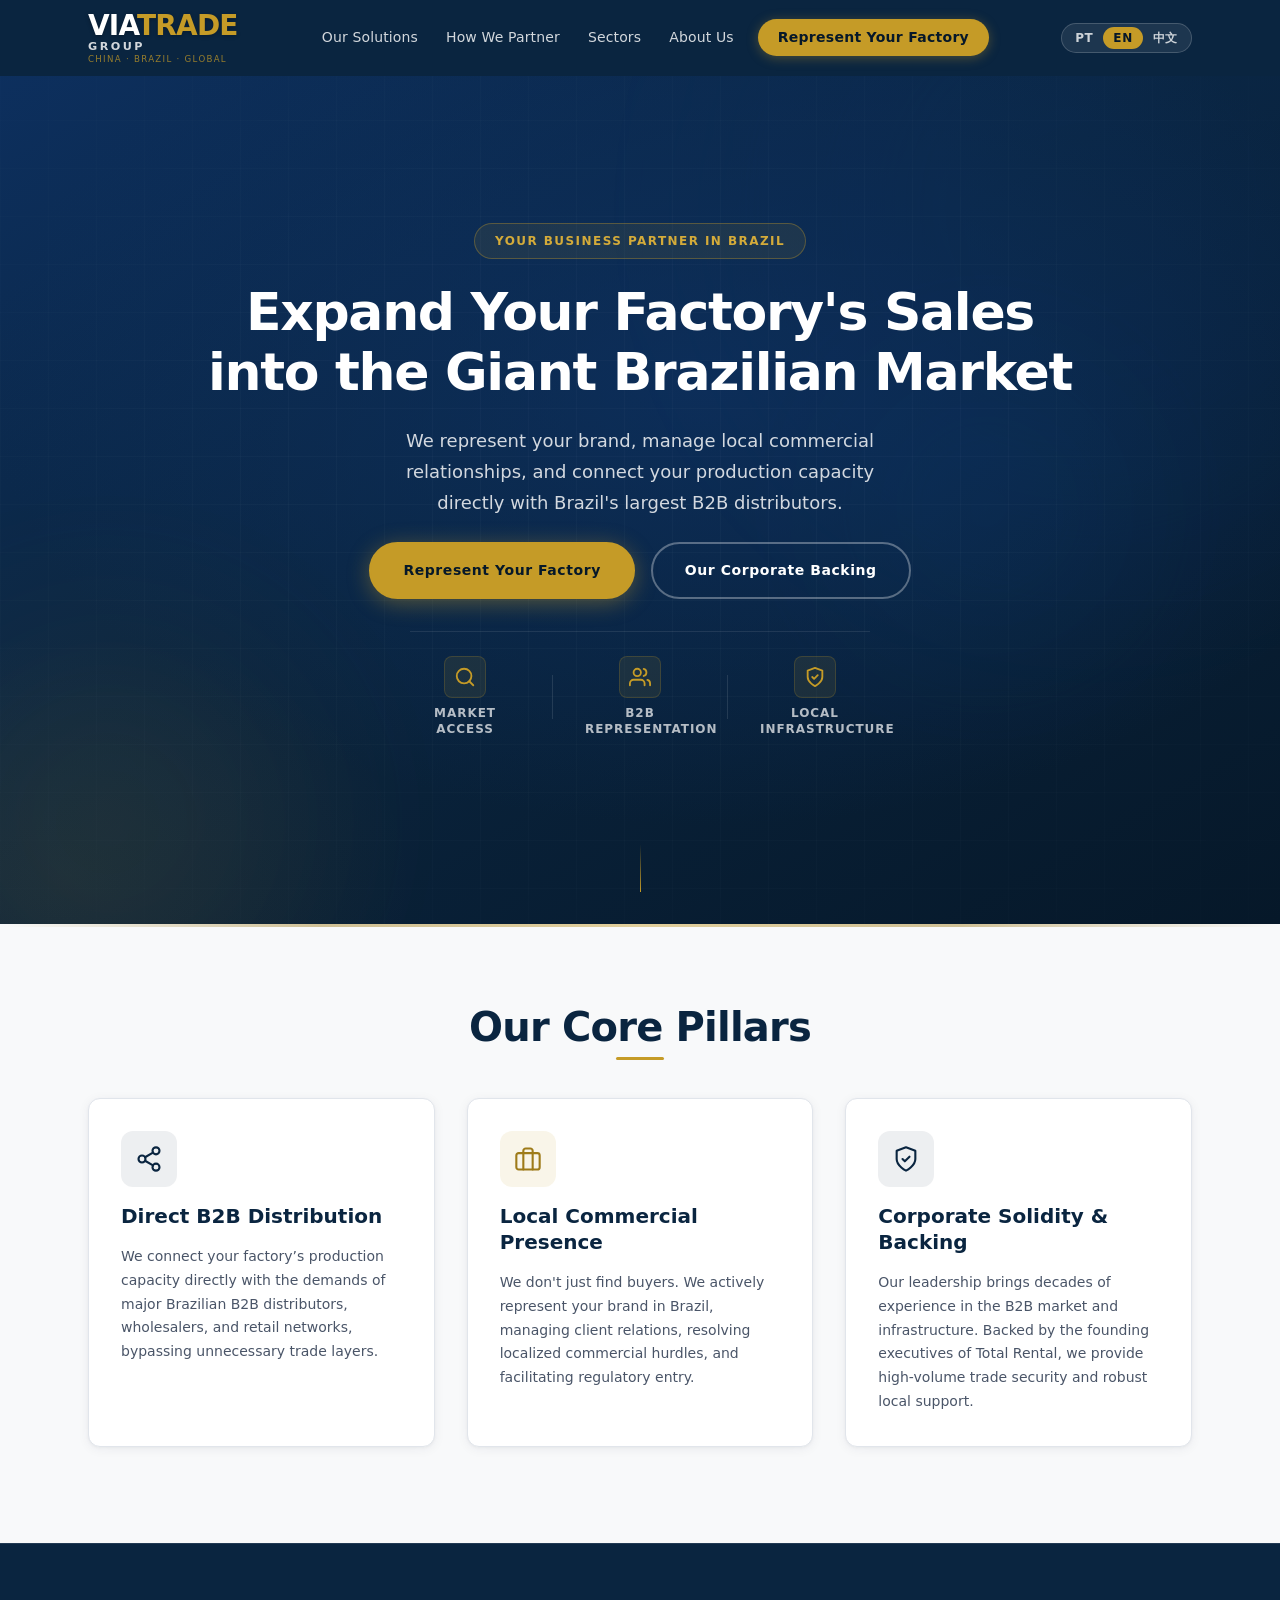
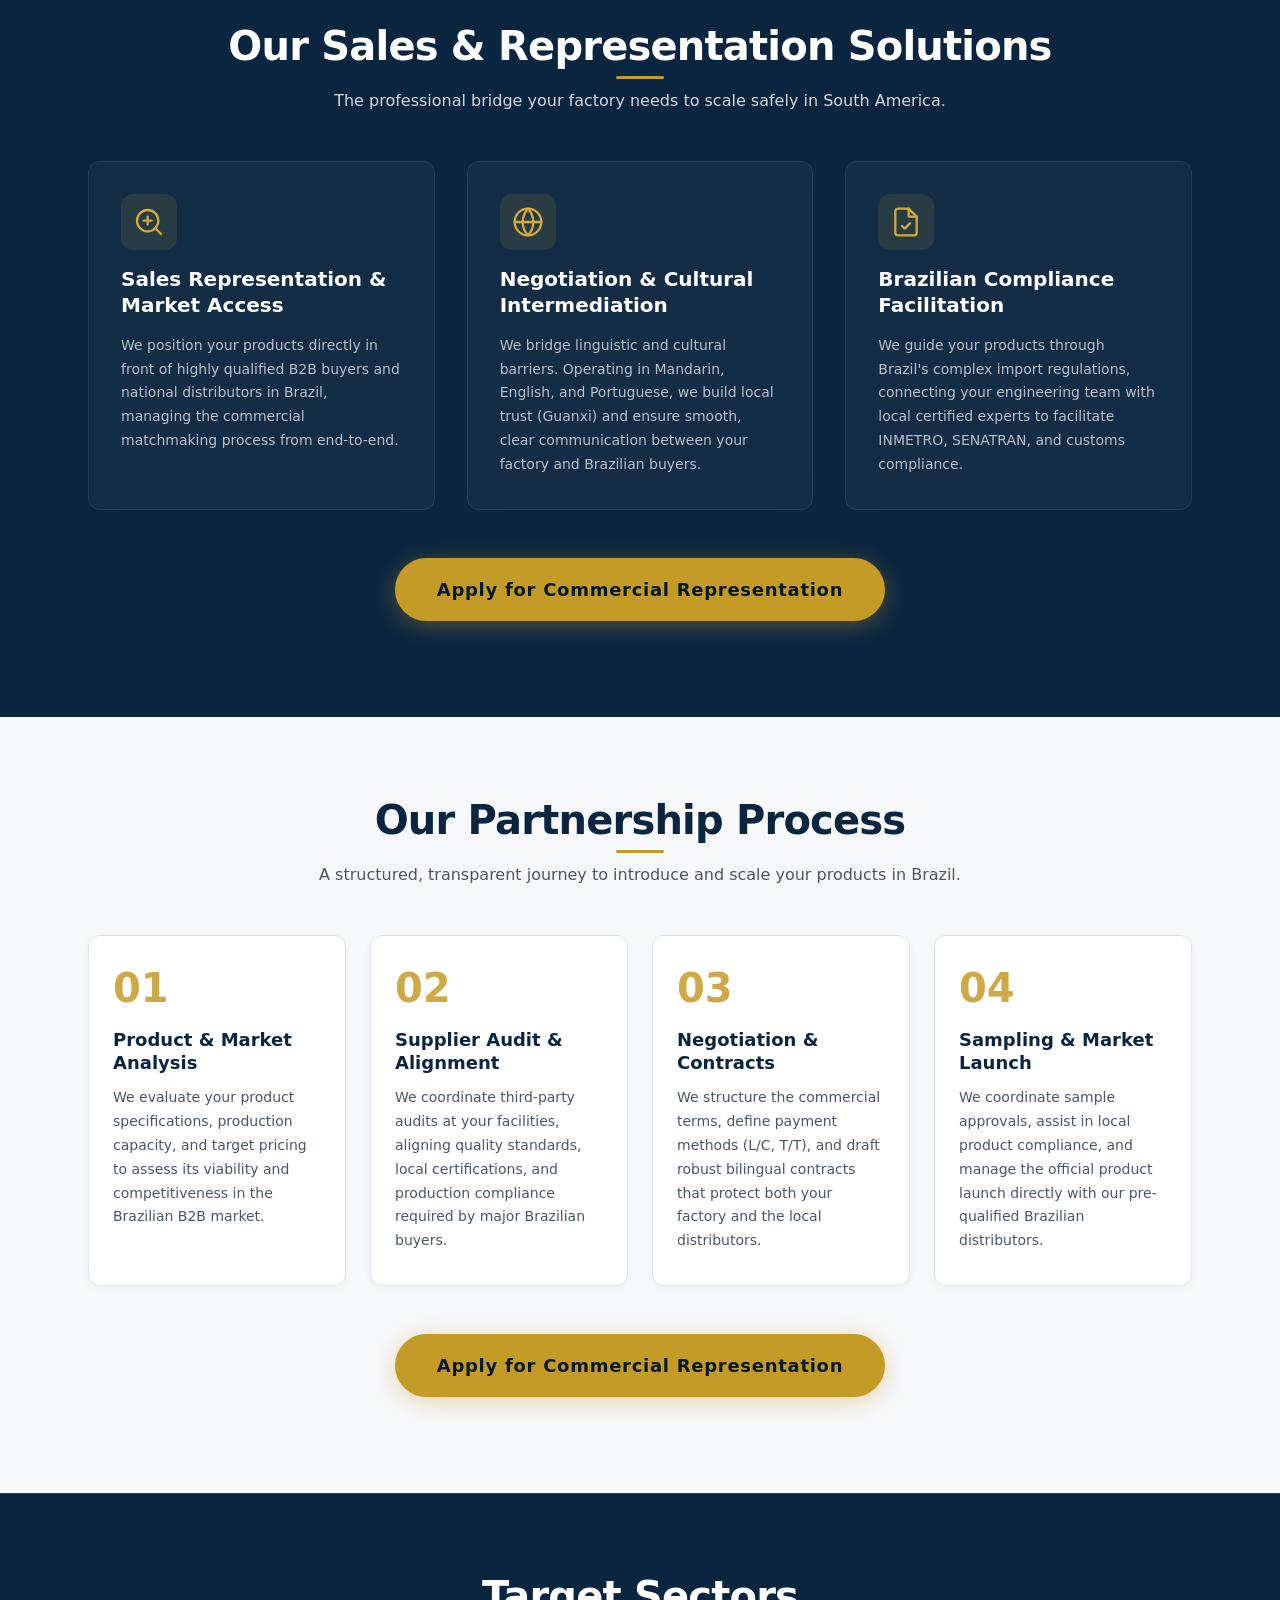
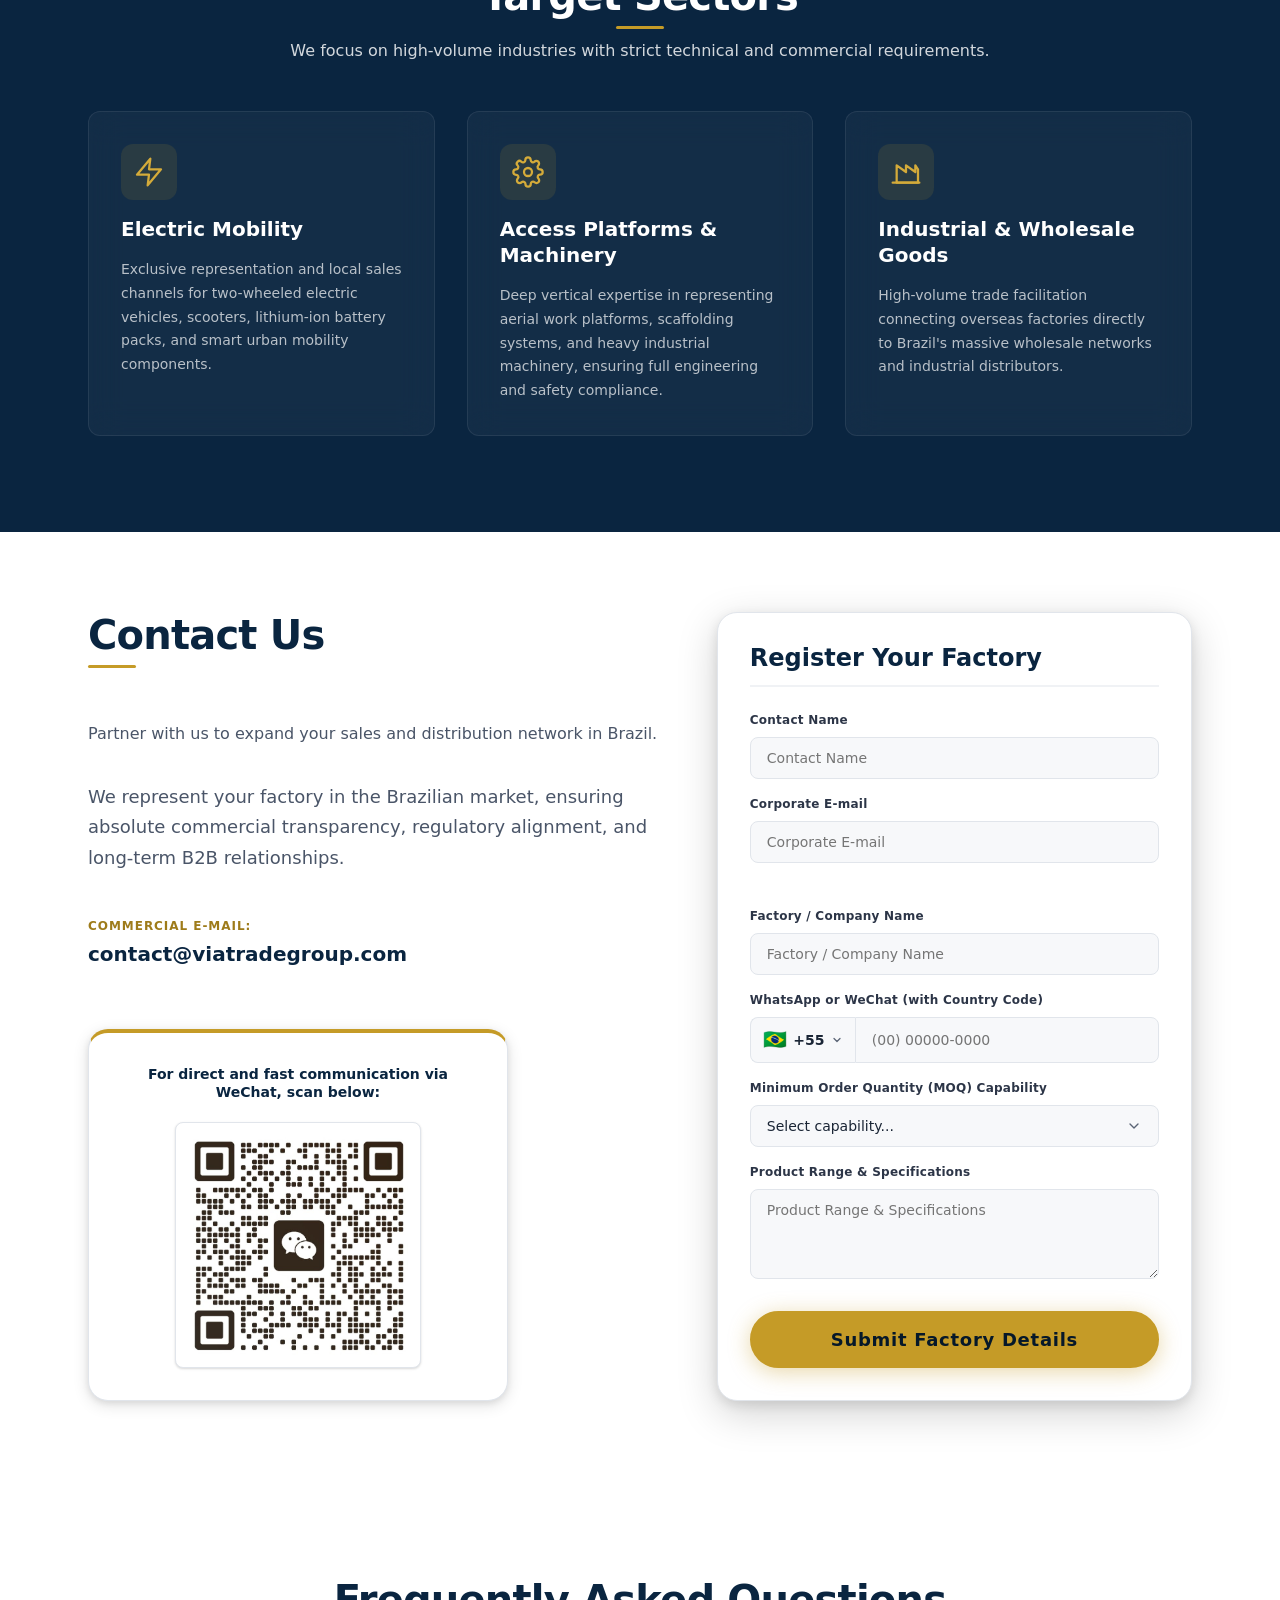
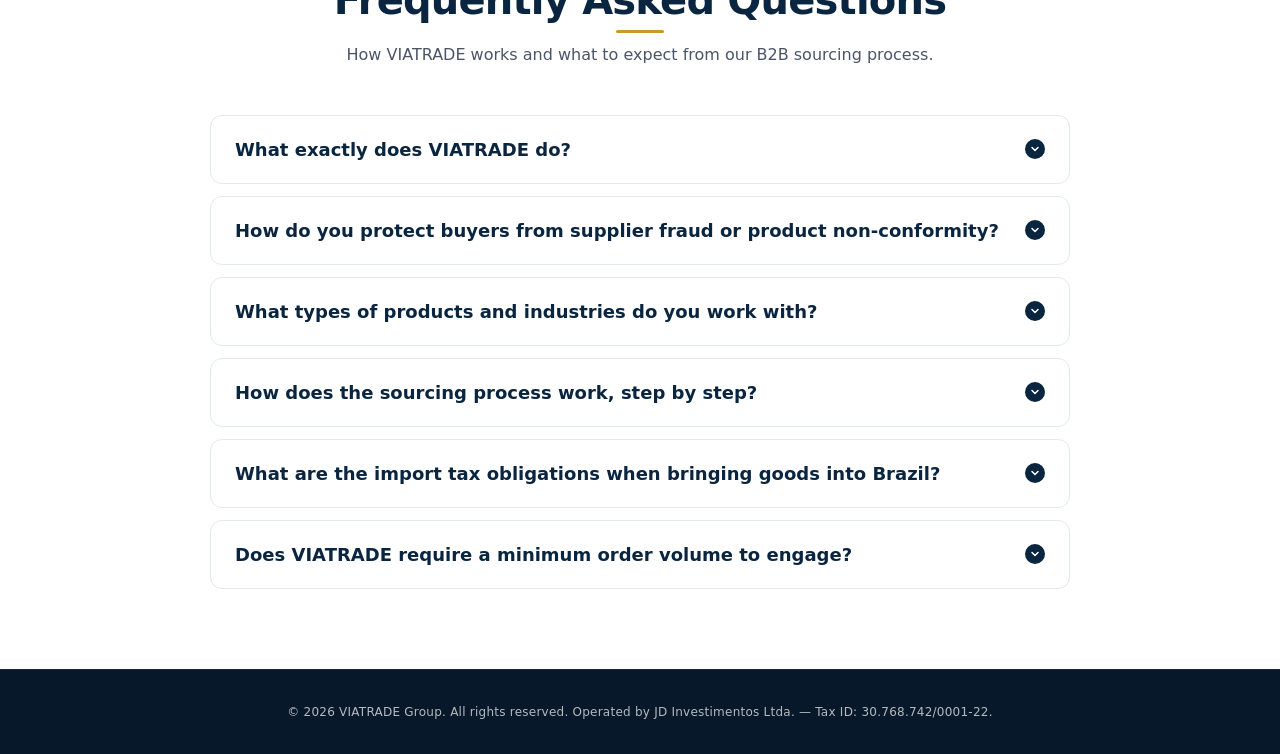
<file: index.html>
<!DOCTYPE html>
<html lang="pt" dir="ltr">
<head>
  <meta charset="UTF-8" />
  <meta name="viewport" content="width=device-width, initial-scale=1.0" />
  <meta http-equiv="X-UA-Compatible" content="IE=edge" />

  <!-- ═══════════════════════════════════════════════════════
       SEO PRIMÁRIO
  ═══════════════════════════════════════════════════════ -->
  <title>VIATRADE Group | Sourcing &amp; Matchmaking B2B China-Brasil</title>
  <meta name="description"
        content="VIATRADE Group conecta indústrias brasileiras a fornecedores estratégicos na China. Sourcing estratégico, estruturação de negócios e matchmaking B2B de alto volume." />
  <meta name="keywords"
        content="sourcing china brasil, importação china, matchmaking B2B, fornecedores china, trading company brasil, 中巴贸易, 采购公司, guanxi" />
  <meta name="author" content="VIATRADE Group" />
  <meta name="robots" content="index, follow, max-snippet:-1, max-image-preview:large" />

  <!-- Canonical + hreflang (multilingual SEO) -->
  <link rel="canonical" href="https://www.viatradegroup.com/" />
  <link rel="alternate" hreflang="pt" href="https://www.viatradegroup.com/" />
  <link rel="alternate" hreflang="en" href="https://www.viatradegroup.com/en/" />
  <link rel="alternate" hreflang="zh" href="https://www.viatradegroup.com/zh/" />
  <link rel="alternate" hreflang="x-default" href="https://www.viatradegroup.com/" />

  <!-- OPEN GRAPH (Facebook, LinkedIn, WhatsApp) -->
  <meta property="og:type"        content="website" />
  <meta property="og:url"         content="https://www.viatradegroup.com/" />
  <meta property="og:site_name"   content="VIATRADE Group" />
  <meta property="og:title"       content="VIATRADE Group | Sourcing &amp; Matchmaking B2B China-Brasil" />
  <meta property="og:description" content="Conectamos a demanda brasileira a fabricantes chineses qualificados com segurança comercial e facilitação de negócios." />
  <meta property="og:image"       content="https://www.viatradegroup.com/assets/og-image.jpg" />
  <meta property="og:image:width"  content="1200" />
  <meta property="og:image:height" content="630" />
  <meta property="og:locale"      content="pt_BR" />
  <meta property="og:locale:alternate" content="en_US" />
  <meta property="og:locale:alternate" content="zh_CN" />

  <!-- TWITTER / X CARD -->
  <meta name="twitter:card"        content="summary_large_image" />
  <meta name="twitter:title"       content="VIATRADE Group | B2B China-Brasil" />
  <meta name="twitter:description" content="Sourcing estratégico e matchmaking B2B entre China e Brasil." />
  <meta name="twitter:image"       content="https://www.viatradegroup.com/assets/og-image.jpg" />

  <!-- SCHEMA.ORG — JSON-LD -->
  <script type="application/ld+json">
  {
    "@context": "https://schema.org",
    "@type": "Organization",
    "name": "VIATRADE Group",
    "alternateName": ["VIATRADE集团", "Via Trade Group"],
    "url": "https://www.viatradegroup.com",
    "logo": "https://www.viatradegroup.com/assets/logo.png",
    "description": "VIATRADE Group is a B2B sourcing and matchmaking firm connecting Brazilian industries with strategic suppliers in China. Services include supplier discovery, business structuring, and negotiation facilitation.",
    "foundingLocation": {
      "@type": "Place",
      "name": "Brazil"
    },
    "areaServed": [
      { "@type": "Country", "name": "Brazil" },
      { "@type": "Country", "name": "China" }
    ],
    "knowsLanguage": ["pt", "en", "zh"],
    "serviceType": [
      "B2B Sourcing",
      "Supplier Matchmaking",
      "Business Structuring",
      "Trade Facilitation",
      "采购服务",
      "供应商匹配"
    ],
    "contactPoint": {
      "@type": "ContactPoint",
      "contactType": "customer service",
      "availableLanguage": ["Portuguese", "English", "Chinese"]
    },
    "sameAs": []
  }
  </script>

  <!-- ═══════════════════════════════════════════════════════
       PERFORMANCE
  ═══════════════════════════════════════════════════════ -->
  <link rel="preload" href="style.css" as="style" />
  <link rel="stylesheet" href="style.css" />

  <!-- Favicon inline SVG (zero HTTP request) -->
  <link rel="icon" type="image/svg+xml"
        href="data:image/svg+xml,<svg xmlns='http://www.w3.org/2000/svg' viewBox='0 0 32 32'><rect width='32' height='32' rx='6' fill='%230A2540'/>
  <link rel="apple-touch-icon" sizes="180x180" href="data:image/svg+xml,<svg xmlns='http://www.w3.org/2000/svg' viewBox='0 0 180 180'><rect width='180' height='180' rx='20' fill='%230A2540'/><text x='50%25' y='55%25' font-family='system-ui,sans-serif' font-size='72' font-weight='800' fill='%23C59B27' text-anchor='middle' dominant-baseline='middle'>VT</text></svg>" />
  <meta name="theme-color" content="#0A2540" /><text x='50%25' y='55%25' dominant-baseline='middle' text-anchor='middle' font-family='system-ui' font-weight='900' font-size='12' fill='%23C59B27'>VT</text></svg>" />

  <!-- FAQPage Schema — Rich Snippets Google + AEO -->
  <script type="application/ld+json">
  {
    "@context": "https://schema.org",
    "@type": "FAQPage",
    "mainEntity": [

      
      {
        "@type": "Question",
        "name": "Como comprar direto da China para o Brasil com segurança?",
        "acceptedAnswer": {
          "@type": "Answer",
          "text": "Importar diretamente da China exige verificação jurídica do fornecedor (registro na SAMR/SAIC), inspeção de qualidade antes do embarque e contratos com cláusulas de penalidade por não-conformidade. A VIATRADE estrutura todo esse processo — da identificação do fabricante ao desembaraço aduaneiro."
        }
      },
      {
        "@type": "Question",
        "name": "Como encontrar fornecedores confiáveis na China?",
        "acceptedAnswer": {
          "@type": "Answer",
          "text": "Fornecedores confiáveis são verificados por auditorias presenciais de fábrica, cruzamento de dados no registro empresarial chinês (SAMR) e histórico de exportação. A due diligence real acontece fora de plataformas como Alibaba e 1688."
        }
      },
      {
        "@type": "Question",
        "name": "Quanto custa importar um container da China para o Brasil?",
        "acceptedAnswer": {
          "@type": "Answer",
          "text": "O frete marítimo FCL 20 pés China-Brasil varia entre US$ 3.500 e US$ 6.500 (2024), mais impostos de importação que dependem da NCM do produto (II + IPI + PIS/COFINS). A VIATRADE calcula o custo landed antes da negociação."
        }
      },
      {
        "@type": "Question",
        "name": "Qual a diferença entre uma trading company e um agente de sourcing?",
        "acceptedAnswer": {
          "@type": "Answer",
          "text": "Uma trading company compra e revende com margem oculta. Um agente de sourcing representa seus interesses diretamente com o fabricante. A VIATRADE opera como agente de matchmaking B2B — o contrato de fornecimento fica entre sua empresa e a fábrica."
        }
      },
      {
        "@type": "Question",
        "name": "Como calcular os impostos de importação da China para o Brasil?",
        "acceptedAnswer": {
          "@type": "Answer",
          "text": "Os impostos incidem em cascata sobre o valor CIF: Imposto de Importação (II), IPI, PIS-Importação (2,1%), COFINS-Importação (9,65%) e ICMS estadual. Regimes como drawback e ex-tarifário podem reduzir a carga. A VIATRADE identifica o enquadramento fiscal mais favorável para cada produto."
        }
      },
      {
        "@type": "Question",
        "name": "O que é necessário para importar da China com CNPJ?",
        "acceptedAnswer": {
          "@type": "Answer",
          "text": "É necessário: habilitação no RADAR (Receita Federal), registro no SISCOMEX, despachante aduaneiro habilitado e conta bancária para câmbio. A VIATRADE auxilia desde a habilitação até a primeira operação de importação."
        }
      },
      {
        "@type": "Question",
        "name": "Como comprar da China para revender no Brasil no atacado?",
        "acceptedAnswer": {
          "@type": "Answer",
          "text": "Para comprar no atacado direto da fábrica é necessário habilitar o CNPJ no RADAR, negociar MOQ e contratar um despachante aduaneiro. A VIATRADE negocia MOQ junto ao fabricante e atua em todas as etapas do processo de importação."
        }
      },
      {
        "@type": "Question",
        "name": "Como a VIATRADE garante a qualidade dos produtos importados?",
        "acceptedAnswer": {
          "@type": "Answer",
          "text": "Trabalhamos com três camadas de controle: especificação técnica antes da produção, inspeção durante a produção (DUPRO) e pré-embarque (PSI) por inspetores in loco na China, e lab testing para produtos que exigem certificação INMETRO ou ANVISA."
        }
      },

      
      {
        "@type": "Question",
        "name": "What exactly does VIATRADE do?",
        "acceptedAnswer": {
          "@type": "Answer",
          "text": "VIATRADE is a B2B sourcing and matchmaking firm operating in the China-Brazil trade corridor. We identify manufacturers, conduct due diligence, negotiate terms, coordinate quality inspections, and support customs clearance. The supply contract is always signed directly between your company and the factory."
        }
      },
      {
        "@type": "Question",
        "name": "How do you protect buyers from supplier fraud or product non-conformity?",
        "acceptedAnswer": {
          "@type": "Answer",
          "text": "Our protocol has three layers: legal verification through China's SAMR business registry, pre-shipment quality inspection (PSI) by certified third-party inspectors at the factory, and contracts with enforceable non-conformity penalty clauses. No shipment is approved without a passing inspection report."
        }
      },
      {
        "@type": "Question",
        "name": "How does the sourcing process work step by step?",
        "acceptedAnswer": {
          "@type": "Answer",
          "text": "Five stages: (1) Requirements briefing — specs, volume, budget, timeline; (2) Supplier mapping — identify and pre-qualify manufacturers; (3) Due diligence — factory audit, legal check, export history; (4) Negotiation — price, MOQ, payment terms; (5) Quality control and logistics coordination until delivery in Brazil."
        }
      },
      {
        "@type": "Question",
        "name": "What are the import tax obligations when bringing goods into Brazil?",
        "acceptedAnswer": {
          "@type": "Answer",
          "text": "Brazil applies import taxes in cascade on the CIF value: Import Duty (II), IPI, PIS-Import (2.1%), COFINS-Import (9.65%), and state ICMS. Special regimes like drawback and ex-tarifario can significantly reduce the tax burden for industrial inputs. VIATRADE calculates the full landed cost before negotiation."
        }
      },
      {
        "@type": "Question",
        "name": "What types of products and industries does VIATRADE work with?",
        "acceptedAnswer": {
          "@type": "Answer",
          "text": "Current focus areas include industrial equipment, electric mobility (e-bikes and scooters), B2B wholesale goods, and heavy machinery. Each engagement starts with a demand assessment to identify manufacturers only after understanding the full technical and regulatory requirements."
        }
      },
      {
        "@type": "Question",
        "name": "Does VIATRADE require a minimum order volume?",
        "acceptedAnswer": {
          "@type": "Answer",
          "text": "VIATRADE focuses on B2B operations with real commercial intent — we are not suited for single-unit or consumer purchases. Whether evaluating a first container or scaling an existing supply chain, we are happy to assess the opportunity together in an initial consultation."
        }
      }
    ]
  }
  </script>

</head>

<body>

  <!-- ═══════════════════════════════════════════════════════
       HEADER
  ═══════════════════════════════════════════════════════ -->
  <header id="site-header"
          role="banner"
          aria-label="Cabeçalho do site"
          data-i18n-label="aria_header">

    <div class="header-inner">

      <!-- LOGO -->
      <a href="/"
         class="logo"
         aria-label="VIATRADE Group — Página inicial"
         data-i18n-label="aria_logo">
        <div class="logo-main">
          <span class="logo-via">VIA</span><span class="logo-trade">TRADE</span>
        </div>
        <span class="logo-group" data-i18n="logo_group">Group</span>
        <span class="logo-tagline" data-i18n="logo_tagline">China · Brasil · Global</span>
      </a>

      <!-- NAVIGATION -->
      <nav id="main-nav"
           role="navigation"
           aria-label="Menu principal"
           data-i18n-label="aria_nav">
        <ul class="nav-list">
          <li><a href="#services" class="nav-link" data-i18n="nav_services">Serviços</a></li>
          <li><a href="#how"      class="nav-link" data-i18n="nav_how">Como Funciona</a></li>
          <li><a href="#sectors"  class="nav-link" data-i18n="nav_sectors">Setores</a></li>
          <li><a href="#about"    class="nav-link" data-i18n="nav_about">Sobre</a></li>
          <li>
            <a href="#contact"
               class="nav-link nav-cta"
               data-i18n="nav_contact">Fale Conosco</a>
          </li>
        </ul>
      </nav>

      <!-- LANGUAGE SWITCHER -->
      <div class="lang-switcher"
           role="group"
           aria-label="Selecionar idioma"
           data-i18n-label="aria_lang_group">
        <button class="lang-btn active"
                data-lang="pt"
                aria-pressed="true"
                type="button">PT</button>
        <span class="lang-divider" aria-hidden="true">|</span>
        <button class="lang-btn"
                data-lang="en"
                aria-pressed="false"
                type="button">EN</button>
        <span class="lang-divider" aria-hidden="true">|</span>
        <button class="lang-btn"
                data-lang="zh"
                aria-pressed="false"
                type="button">中文</button>
      </div>

      <!-- HAMBURGER (mobile) -->
      <button id="hamburger"
              class="hamburger"
              type="button"
              aria-expanded="false"
              aria-controls="main-nav"
              aria-label="Abrir menu"
              data-i18n-label="aria_menu_open">
        <span class="ham-bar"></span>
        <span class="ham-bar"></span>
        <span class="ham-bar"></span>
      </button>

    </div><!-- /.header-inner -->
  </header>

  <!-- ═══════════════════════════════════════════════════════
       MAIN CONTENT — Seções futuras serão inseridas aqui
  ═══════════════════════════════════════════════════════ -->
  <main id="main-content" role="main">

    <!-- ═══════════════════════════════════════════════════════
         HERO SECTION
    ═══════════════════════════════════════════════════════ -->
    <section id="hero" class="hero" aria-labelledby="hero-heading">

      <!-- CSS-only background glow blobs -->
      <div class="hero-bg-shapes" aria-hidden="true">
        <div class="hero-shape hero-shape--1"></div>
        <div class="hero-shape hero-shape--2"></div>
        <div class="hero-shape hero-shape--3"></div>
      </div>

      <div class="container hero-inner">
        <div class="hero-content">

          <!-- Eyebrow label -->
          <span class="hero-eyebrow" data-i18n="hero_eyebrow">
            Sourcing China · Brasil
          </span>

          <!-- H1 — único por página (SEO) -->
          <h1 id="hero-heading" class="hero-title" data-i18n="hero_title">
            Conectando o Mercado Brasileiro às Potências Industriais da China
          </h1>

          <!-- Subtitle -->
          <p class="hero-subtitle" data-i18n="hero_subtitle">
            Sourcing Estratégico, Inteligência Regulatória e Matchmaking B2B de Alto Volume.
          </p>

          <!-- Call to Actions -->
          <div class="hero-ctas">
            <a href="#contact"
               id="hero-cta-primary"
               class="btn btn--primary"
               data-i18n="hero_cta_primary">Fale com um Especialista</a>
            <a href="#about"
               id="hero-cta-secondary"
               class="btn btn--secondary"
               data-i18n="hero_cta_secondary">Nossa Expertise</a>
          </div>

          <!-- Diferenciais reais (sem números inventados) -->
          <div class="hero-stats" role="list" aria-label="Diferenciais de serviço">

            <div class="hero-diff" role="listitem">
              <span class="hero-diff-icon" aria-hidden="true">
                <svg width="22" height="22" viewBox="0 0 24 24" fill="none" stroke="#C59B27" stroke-width="2" stroke-linecap="round" stroke-linejoin="round">
                  <circle cx="11" cy="11" r="8"/><path d="m21 21-4.35-4.35"/>
                </svg>
              </span>
              <span class="hero-diff-label" data-i18n="hero_diff_1">Sourcing Estratégico</span>
            </div>

            <div class="hero-stat-divider" aria-hidden="true"></div>

            <div class="hero-diff" role="listitem">
              <span class="hero-diff-icon" aria-hidden="true">
                <svg width="22" height="22" viewBox="0 0 24 24" fill="none" stroke="#C59B27" stroke-width="2" stroke-linecap="round" stroke-linejoin="round">
                  <path d="M17 21v-2a4 4 0 0 0-4-4H5a4 4 0 0 0-4 4v2"/><circle cx="9" cy="7" r="4"/>
                  <path d="M23 21v-2a4 4 0 0 0-3-3.87"/><path d="M16 3.13a4 4 0 0 1 0 7.75"/>
                </svg>
              </span>
              <span class="hero-diff-label" data-i18n="hero_diff_2">Matchmaking B2B</span>
            </div>

            <div class="hero-stat-divider" aria-hidden="true"></div>

            <div class="hero-diff" role="listitem">
              <span class="hero-diff-icon" aria-hidden="true">
                <svg width="22" height="22" viewBox="0 0 24 24" fill="none" stroke="#C59B27" stroke-width="2" stroke-linecap="round" stroke-linejoin="round">
                  <path d="M12 22s8-4 8-10V5l-8-3-8 3v7c0 6 8 10 8 10z"/>
                  <polyline points="9 12 11 14 15 10"/>
                </svg>
              </span>
              <span class="hero-diff-label" data-i18n="hero_diff_3">Acesso a Especialistas</span>
            </div>

          </div>

        </div><!-- /.hero-content -->

        <!-- WeChat Hero Panel — visível APENAS em ZH via CSS (html[lang="zh-Hans"]) -->
        <div class="hero-wechat" id="hero-wechat-panel" hidden>
          <div class="hero-wechat-inner">
            <p class="hero-wechat-label" data-i18n="hero_wechat_label">微信直接联系</p>
            <div class="hero-wechat-qr-wrap">
              <img src="wechat_qr_code.png"
                   alt="WeChat QR Code — VIATRADE Group"
                   class="hero-wechat-qr"
                   width="220" height="220"
                   loading="eager"
                   decoding="async">
            </div>
            <p class="hero-wechat-hint" data-i18n="hero_wechat_hint">扫码与我们立即沟通</p>
          </div>
        </div><!-- /.hero-wechat -->

      </div><!-- /.container -->

      <!-- Animated scroll indicator -->
      <div class="hero-scroll-indicator" aria-hidden="true">
        <div class="scroll-line"></div>
      </div>

    </section>

    <!-- ═══════════════════════════════════════════════════════
         EXPERTISE & AUTORIDADE
    ═══════════════════════════════════════════════════════ -->
    <section id="about" class="expertise" aria-labelledby="expertise-heading">
      <div class="container">

        <div class="section-header">
          <h2 id="expertise-heading" class="section-title" data-i18n="expertise_title">
            Nossos Pilares de Atuação
          </h2>
        </div>

        <div class="expertise-grid">

          <!-- Pilar 1: Matchmaking B2B Direto -->
          <article class="pillar-card" aria-labelledby="pillar1-title">
            <div class="pillar-icon pillar-icon--navy">
              <svg width="28" height="28" viewBox="0 0 24 24" fill="none" stroke="currentColor" stroke-width="1.8" stroke-linecap="round" stroke-linejoin="round" aria-hidden="true">
                <circle cx="18" cy="5" r="3"/><circle cx="6" cy="12" r="3"/><circle cx="18" cy="19" r="3"/>
                <path d="m8.59 13.51 6.83 3.98M15.41 6.51l-6.82 3.98"/>
              </svg>
            </div>
            <h3 id="pillar1-title" class="pillar-title" data-i18n="pillar1_title">
              Matchmaking B2B Direto
            </h3>
            <p class="pillar-text" data-i18n="pillar1_text">
              Conectamos a demanda de grandes varejistas e indústrias brasileiras diretamente com fabricantes chineses qualificados, eliminando ruídos e intermediários desnecessários.
            </p>
          </article>

          <!-- Pilar 2: Estruturação de Negócios -->
          <article class="pillar-card" aria-labelledby="pillar2-title">
            <div class="pillar-icon pillar-icon--gold">
              <svg width="28" height="28" viewBox="0 0 24 24" fill="none" stroke="currentColor" stroke-width="1.8" stroke-linecap="round" stroke-linejoin="round" aria-hidden="true">
                <rect x="2" y="7" width="20" height="14" rx="2"/>
                <path d="M16 21V5a2 2 0 0 0-2-2h-4a2 2 0 0 0-2 2v16"/>
              </svg>
            </div>
            <h3 id="pillar2-title" class="pillar-title" data-i18n="pillar2_title">
              Estruturação de Negócios
            </h3>
            <p class="pillar-text" data-i18n="pillar2_text">
              Não apenas encontramos o fornecedor, mas facilitamos o acesso a uma rede de especialistas locais para garantir que as exigências técnicas e comerciais sejam atendidas com segurança.
            </p>
          </article>

          <!-- Pilar 3: Solidez e Histórico Corporativo -->
          <article class="pillar-card" aria-labelledby="pillar3-title">
            <div class="pillar-icon pillar-icon--navy">
              <svg width="28" height="28" viewBox="0 0 24 24" fill="none" stroke="currentColor" stroke-width="1.8" stroke-linecap="round" stroke-linejoin="round" aria-hidden="true">
                <path d="M12 22s8-4 8-10V5l-8-3-8 3v7c0 6 8 10 8 10z"/>
                <polyline points="9 12 11 14 15 10"/>
              </svg>
            </div>
            <h3 id="pillar3-title" class="pillar-title" data-i18n="pillar3_title">
              Solidez e Histórico Corporativo
            </h3>
            <p class="pillar-text" data-i18n="pillar3_text">
              Nossa liderança possui décadas de experiência no mercado B2B e infraestrutura. Com o respaldo executivo dos fundadores da Total Rental, já possuímos um histórico comprovado de negociações e parcerias com gigantes industriais da Ásia.
            </p>
          </article>

        </div><!-- /.expertise-grid -->
      </div><!-- /.container -->
    </section>

    <!-- ═══════════════════════════════════════════════════════
         SERVICES SECTION
    ═══════════════════════════════════════════════════════ -->
    <section id="services" class="services" aria-labelledby="services-heading">
      <div class="container">

        <div class="section-header">
          <h2 id="services-heading"
              class="section-title section-title--light"
              data-i18n="services_title">
            Nossos Serviços Especializados
          </h2>
          <p class="section-subtitle" data-i18n="services_subtitle">
            Conexões estratégicas e seguras entre o mercado brasileiro e a indústria chinesa.
          </p>
        </div>

        <div class="services-grid">

          <!-- Serviço 1: Sourcing e Matchmaking -->
          <article class="service-card" aria-labelledby="service1-title">
            <div class="service-card-icon" aria-hidden="true">
              <svg width="32" height="32" viewBox="0 0 24 24" fill="none"
                   stroke="currentColor" stroke-width="1.7"
                   stroke-linecap="round" stroke-linejoin="round">
                <circle cx="11" cy="11" r="8"/>
                <path d="m21 21-4.35-4.35"/>
                <path d="M11 8v6M8 11h6"/>
              </svg>
            </div>
            <h3 id="service1-title" class="service-card-title" data-i18n="service1_title">
              Sourcing Estratégico &amp; Matchmaking B2B
            </h3>
            <p class="service-card-desc" data-i18n="service1_desc">
              Identificamos, filtramos e conectamos sua empresa aos fabricantes chineses de alto padrão. Garantimos o alinhamento de expectativas para atender demandas de grande volume com fornecedores auditados.
            </p>
          </article>

          <!-- Serviço 2: Negociação e Intermediação Cultural -->
          <article class="service-card" aria-labelledby="service2-title">
            <div class="service-card-icon" aria-hidden="true">
              <svg width="32" height="32" viewBox="0 0 24 24" fill="none"
                   stroke="currentColor" stroke-width="1.7"
                   stroke-linecap="round" stroke-linejoin="round">
                <circle cx="12" cy="12" r="10"/>
                <path d="M2 12h20M12 2a15.3 15.3 0 0 1 4 10 15.3 15.3 0 0 1-4 10 15.3 15.3 0 0 1-4-10 15.3 15.3 0 0 1 4-10z"/>
              </svg>
            </div>
            <h3 id="service2-title" class="service-card-title" data-i18n="service2_title">
              Negociação e Intermediação Cultural
            </h3>
            <p class="service-card-desc" data-i18n="service2_desc">
              Superamos as barreiras linguísticas e culturais. Conduzimos as rodadas de negociação em Mandarim, Inglês e Português, protegendo seus interesses comerciais e construindo Guanxi (relacionamentos de confiança a longo prazo).
            </p>
          </article>

          <!-- Serviço 3: Estruturação e Facilitação Regulatória -->
          <article class="service-card" aria-labelledby="service3-title">
            <div class="service-card-icon" aria-hidden="true">
              <svg width="32" height="32" viewBox="0 0 24 24" fill="none"
                   stroke="currentColor" stroke-width="1.7"
                   stroke-linecap="round" stroke-linejoin="round">
                <path d="M14 2H6a2 2 0 0 0-2 2v16a2 2 0 0 0 2 2h12a2 2 0 0 0 2-2V8z"/>
                <polyline points="14 2 14 8 20 8"/>
                <polyline points="9 15 11 17 15 13"/>
              </svg>
            </div>
            <h3 id="service3-title" class="service-card-title" data-i18n="service3_title">
              Estruturação e Facilitação Regulatória
            </h3>
            <p class="service-card-desc" data-i18n="service3_desc">
              Orientamos o processo de viabilidade técnica. Conectamos sua demanda a uma rede de especialistas locais em homologações (como INMETRO e SENATRAN), garantindo que a operação nasça em conformidade com o mercado brasileiro.
            </p>
          </article>

        </div><!-- /.services-grid -->

        <div class="services-cta">
          <a href="#contact"
             id="services-cta-btn"
             class="btn btn--primary btn--lg"
             data-i18n="services_cta">Solicitar Proposta Estratégica</a>
        </div>

      </div><!-- /.container -->
    </section>

    <!-- ═══════════════════════════════════════════════════════
         HOW IT WORKS SECTION
    ═══════════════════════════════════════════════════════ -->
    <section id="how" class="how-works" aria-labelledby="how-heading">
      <div class="container">

        <div class="section-header">
          <h2 id="how-heading" class="section-title" data-i18n="how_title">Nosso Processo Operacional</h2>
          <p class="section-subtitle" data-i18n="how_subtitle">
            Uma jornada clara, segura e estruturada para viabilizar suas importações de alto volume.
          </p>
        </div>

        <div class="how-works-grid">

          <!-- Passo 1 -->
          <article class="step-card" aria-labelledby="step1-title-id">
            <div class="step-header">
              <span class="step-number" aria-hidden="true">01</span>
            </div>
            <h3 id="step1-title-id" class="step-title" data-i18n="step1_title">Diagnóstico &amp; Viabilidade</h3>
            <p class="step-desc" data-i18n="step1_desc">
              Entendemos suas necessidades técnicas, volume demandado e especificações de produto para traçar a melhor estratégia de abordagem ao mercado chinês.
            </p>
          </article>

          <!-- Passo 2 -->
          <article class="step-card" aria-labelledby="step2-title-id">
            <div class="step-header">
              <span class="step-number" aria-hidden="true">02</span>
            </div>
            <h3 id="step2-title-id" class="step-title" data-i18n="step2_title">Mapeamento &amp; Auditoria</h3>
            <p class="step-desc" data-i18n="step2_desc">
              Pesquisamos e auditamos fabricantes na China. Analisamos capacidade produtiva, certificações locais e saúde financeira das indústrias parceiras.
            </p>
          </article>

          <!-- Passo 3 -->
          <article class="step-card" aria-labelledby="step3-title-id">
            <div class="step-header">
              <span class="step-number" aria-hidden="true">03</span>
            </div>
            <h3 id="step3-title-id" class="step-title" data-i18n="step3_title">Negociação &amp; Contratos</h3>
            <p class="step-desc" data-i18n="step3_desc">
              Conduzimos as rodadas de negociação comercial, definição de preços, termos de pagamento (L/C, T/T) e estruturação do contrato bilíngue definitivo.
            </p>
          </article>

          <!-- Passo 4 -->
          <article class="step-card" aria-labelledby="step4-title-id">
            <div class="step-header">
              <span class="step-number" aria-hidden="true">04</span>
            </div>
            <h3 id="step4-title-id" class="step-title" data-i18n="step4_title">Amostragem &amp; Homologação</h3>
            <p class="step-desc" data-i18n="step4_desc">
              Acompanhamos o desenvolvimento, envio e aprovação de amostras, alinhamento de termos e assinatura dos acordos diretamente com a fábrica qualificada.
            </p>
          </article>

        </div><!-- /.how-works-grid -->

        <div class="how-works-cta">
          <a href="#contact"
             id="how-works-cta-btn"
             class="btn btn--primary btn--lg"
             data-i18n="how_cta">Solicitar Proposta Estratégica</a>
        </div>

      </div><!-- /.container -->
    </section>

    <!-- ═══════════════════════════════════════════════════════
         SECTORS SECTION
    ═══════════════════════════════════════════════════════ -->
    <section id="sectors" class="sectors" aria-labelledby="sectors-heading">
      <div class="container">

        <div class="section-header">
          <h2 id="sectors-heading" class="section-title section-title--light" data-i18n="sectors_title">Setores de Especialidade</h2>
          <p class="section-subtitle" data-i18n="sectors_subtitle">
            Conectamos demandas em segmentos de alta exigência técnica e comercial.
          </p>
        </div>

        <div class="sectors-grid">

          <!-- Setor 1: Mobilidade Elétrica -->
          <article class="sector-card" aria-labelledby="sector1-title-id">
            <div class="sector-card-icon" aria-hidden="true">
              <svg width="32" height="32" viewBox="0 0 24 24" fill="none" stroke="currentColor" stroke-width="1.7" stroke-linecap="round" stroke-linejoin="round">
                <polygon points="13 2 3 14 12 14 11 22 21 10 12 10 13 2"/>
              </svg>
            </div>
            <h3 id="sector1-title-id" class="sector-card-title" data-i18n="sector1_title">Mobilidade Elétrica</h3>
            <p class="sector-card-desc" data-i18n="sector1_desc">
              Intermediação e sourcing de veículos elétricos de duas rodas, scooters, componentes e soluções de micromobilidade sustentável para o mercado brasileiro.
            </p>
          </article>

          <!-- Setor 2: Plataformas & Equipamentos -->
          <article class="sector-card" aria-labelledby="sector2-title-id">
            <div class="sector-card-icon" aria-hidden="true">
              <svg width="32" height="32" viewBox="0 0 24 24" fill="none" stroke="currentColor" stroke-width="1.7" stroke-linecap="round" stroke-linejoin="round">
                <circle cx="12" cy="12" r="3"/>
                <path d="M19.4 15a1.65 1.65 0 0 0 .33 1.82l.06.06a2 2 0 1 1-2.83 2.83l-.06-.06a1.65 1.65 0 0 0-1.82-.33 1.65 1.65 0 0 0-1 1.51V21a2 2 0 0 1-4 0v-.09A1.65 1.65 0 0 0 9 19.4a1.65 1.65 0 0 0-1.82.33l-.06.06a2 2 0 1 1-2.83-2.83l.06-.06a1.65 1.65 0 0 0 .33-1.82 1.65 1.65 0 0 0-1.51-1H3a2 2 0 0 1 0-4h.09A1.65 1.65 0 0 0 4.6 9a1.65 1.65 0 0 0-.33-1.82l-.06-.06a2 2 0 1 1 2.83-2.83l.06.06a1.65 1.65 0 0 0 1.82.33H9a1.65 1.65 0 0 0 1-1.51V3a2 2 0 0 1 4 0v.09a1.65 1.65 0 0 0 1 1.51 1.65 1.65 0 0 0 1.82-.33l.06-.06a2 2 0 1 1 2.83 2.83l-.06.06a1.65 1.65 0 0 0-.33 1.82V9a1.65 1.65 0 0 0 1.51 1H21a2 2 0 0 1 0 4h-.09a1.65 1.65 0 0 0-1.51 1z"/>
              </svg>
            </div>
            <h3 id="sector2-title-id" class="sector-card-title" data-i18n="sector2_title">Plataformas &amp; Equipamentos</h3>
            <p class="sector-card-desc" data-i18n="sector2_desc">
              Ampla expertise em plataformas elevatórias, andaimes e maquinários industriais, com profundo conhecimento de conformidade de engenharia e segurança.
            </p>
          </article>

          <!-- Setor 3: Bens Industriais & Atacado -->
          <article class="sector-card" aria-labelledby="sector3-title-id">
            <div class="sector-card-icon" aria-hidden="true">
              <svg width="32" height="32" viewBox="0 0 24 24" fill="none" stroke="currentColor" stroke-width="1.7" stroke-linecap="round" stroke-linejoin="round">
                <path d="M2 20h20"/>
                <path d="M5 17V7l7 5V7l7 5V7l2 3v10H5z"/>
              </svg>
            </div>
            <h3 id="sector3-title-id" class="sector-card-title" data-i18n="sector3_title">Bens Industriais &amp; Atacado</h3>
            <p class="sector-card-desc" data-i18n="sector3_desc">
              Matchmaking estratégico para cadeias de suprimentos de alto volume, conectando grandes distribuidores a indústrias de base e manufaturas globais.
            </p>
          </article>

        </div><!-- /.sectors-grid -->

      </div><!-- /.container -->
    </section>
    <!-- ═══════════════════════════════════════════════════════
         CONTACT & CTA SECTION
    ═══════════════════════════════════════════════════════ -->
    <section id="contact" class="contact" aria-labelledby="contact-heading">
      <div class="container contact-container">

        <!-- Coluna Esquerda: Informações e WeChat -->
        <div class="contact-info">
          <h2 id="contact-heading" class="section-title" data-i18n="contact_header_title">Fale Conosco</h2>
          <p class="section-subtitle" data-i18n="contact_subtitle">
            Entre em contato com nossa equipe para estruturar sua operação China-Brasil.
          </p>
          <p class="contact-lead" data-i18n="contact_lead">
            Conectamos sua empresa aos maiores fabricantes da China com segurança jurídica, compliance regulatório e eficiência operacional.
          </p>

          <div class="contact-details">
            <div class="contact-detail-item">
              <span class="detail-label" data-i18n="contact_email_label">E-mail Comercial:</span>
              <a href="mailto:contact@viatradegroup.com" class="detail-value">contact@viatradegroup.com</a>
            </div>
          </div>

          <div class="wechat-box">
            <p class="wechat-msg" data-i18n="contact_wechat_msg">Para um contato ágil via WeChat, escaneie o código:</p>
            <div class="wechat-qr-wrapper">
              <img src="wechat_qr_code.png" alt="WeChat QR Code" class="wechat-qr" width="180" height="180" loading="lazy">
            </div>
          </div>
        </div>

        <!-- Coluna Direita: Formulário / Mensagem de Sucesso -->
        <div class="contact-form-column">

          <!-- Card do Formulário -->
          <div id="contact-form-card" class="contact-card">
            <h3 class="contact-card-title" data-i18n="contact_form_title">Solicitar Proposta</h3>
            
            <form id="contact-form" novalidate>
              <!-- Web3Forms Config -->
              <input type="hidden" name="access_key" value="63073b86-d882-4a77-bd18-2fbda6c7137a">
              <input type="hidden" name="subject" value="Nova Solicitacao de Proposta - Via Trade Group">
              <input type="checkbox" name="botcheck" class="hidden" style="display: none;">

              <!-- Nome -->
              <div class="form-group">
                <label for="form-name" data-i18n="contact_form_name">Nome Completo</label>
                <input type="text" id="form-name" name="name" required
                       data-i18n-placeholder="contact_form_name"
                       placeholder="Nome Completo"
                       autocomplete="name">
              </div>

              <!-- E-mail com validação visual -->
              <div class="form-group">
                <label for="form-email" data-i18n="contact_form_email">E-mail Corporativo</label>
                <div class="input-validation-wrap">
                  <input type="email" id="form-email" name="email" required
                         data-i18n-placeholder="contact_form_email"
                         placeholder="email@empresa.com"
                         autocomplete="email"
                         inputmode="email">
                  <span class="input-val-icon" aria-hidden="true" id="email-val-icon"></span>
                </div>
                <span class="input-error-msg" id="email-error" role="alert" aria-live="polite"></span>
              </div>

              <!-- CNPJ — visível apenas em PT (oculto em EN/ZH via JS) -->
              <div class="form-group" id="tax-id-group">
                <label for="form-tax-id" data-i18n="contact_form_tax_id">CNPJ</label>
                <input type="text" id="form-tax-id" name="tax_id"
                       data-i18n-placeholder="contact_form_tax_id_ph"
                       placeholder="00.000.000/0000-00"
                       maxlength="18"
                       inputmode="numeric"
                       pattern="[0-9./\-]*"
                       autocomplete="off"
                       required>
              </div>

              <!-- Empresa -->
              <div class="form-group">
                <label for="form-company" data-i18n="contact_form_company">Nome da Empresa</label>
                <input type="text" id="form-company" name="company"
                       data-i18n-placeholder="contact_form_company"
                       placeholder="Nome da Empresa"
                       autocomplete="organization">
              </div>

              <!-- Telefone com seletor de DDI -->
              <div class="form-group">
                <label for="form-phone" data-i18n="contact_form_phone">WhatsApp ou WeChat</label>
                <div class="phone-field-wrapper">
                  <button type="button" class="phone-country-btn" id="phone-country-btn"
                          aria-label="Selecionar país" aria-expanded="false" aria-haspopup="listbox">
                    <span class="phone-flag" id="phone-flag">🇧🇷</span>
                    <span class="phone-ddi" id="phone-ddi">+55</span>
                    <svg class="phone-chevron" width="12" height="12" viewBox="0 0 24 24"
                         fill="none" stroke="currentColor" stroke-width="2.5"
                         stroke-linecap="round" stroke-linejoin="round" aria-hidden="true">
                      <polyline points="6 9 12 15 18 9"/>
                    </svg>
                  </button>
                  <ul class="phone-country-dropdown" id="phone-country-dropdown"
                      role="listbox" aria-label="Países">
                    <li class="phone-country-search-wrap">
                      <input type="text" class="phone-country-search" id="phone-country-search"
                             data-i18n-placeholder="phone_search_placeholder"
                             placeholder="Buscar país..."
                             autocomplete="off"
                             aria-label="Buscar país">
                    </li>
                    <!-- opções populadas via JS -->
                  </ul>
                  <input type="tel" id="form-phone" name="phone" required
                         class="phone-number-input"
                         data-i18n-placeholder="contact_form_phone_number"
                         placeholder="(00) 00000-0000"
                         inputmode="tel"
                         pattern="[0-9\s\-\(\)]*"
                         autocomplete="tel-national">
                  <input type="hidden" id="form-phone-ddi" name="phone_ddi" value="+55">
                </div>
              </div>

              <div class="form-group">
                <label for="form-volume" data-i18n="contact_form_volume">Volume Estimado de Negócio</label>
                <select id="form-volume" name="volume" required>
                  <option value="" disabled selected data-i18n="contact_volume_select">Selecione o volume...</option>
                  <option value="B2C" data-i18n="contact_volume_b2c">Apenas uma unidade (Consumo Próprio) — [Filtro B2C]</option>
                  <option value="Samples" data-i18n="contact_volume_samples">Pequeno Lojista / Amostras</option>
                  <option value="Bulk" data-i18n="contact_volume_bulk">Importação em Larga Escala / Contêiner</option>
                </select>
              </div>

              <div class="form-group">
                <label for="form-message" data-i18n="contact_form_msg">Mensagem / Demanda</label>
                <textarea id="form-message" name="message" rows="4" required data-i18n-placeholder="contact_form_msg" placeholder="Mensagem / Demanda"></textarea>
              </div>

              <div class="form-submit-row">
                <button type="submit" class="btn btn--primary btn--lg" data-i18n="contact_form_submit">Enviar Solicitação</button>
              </div>
            </form>
          </div>

          <!-- Card de Sucesso (Oculto por padrão) -->
          <div id="contact-success" class="contact-success-card" style="display: none;">
            <div class="success-icon-wrapper">
              <svg width="64" height="64" viewBox="0 0 24 24" fill="none" stroke="currentColor" stroke-width="2" stroke-linecap="round" stroke-linejoin="round">
                <path d="M22 11.08V12a10 10 0 1 1-5.93-9.14"/>
                <polyline points="22 4 12 14.01 9 11.01"/>
              </svg>
            </div>
            <h3 class="success-title" data-i18n="contact_success_title">Solicitação Enviada!</h3>
            <p class="success-text" data-i18n="contact_success_msg">Solicitação recebida! Nossa equipe de especialistas entrará em contato em até 24 horas.</p>
          </div>

        </div>

      </div><!-- /.container -->
    </section>


    <!-- ═══════════════════════════════════════════════════════
         FAQ — SEO/AEO: FAQPage Schema + Rich Snippets
         Renderizado via JS por idioma — 3 abordagens distintas
         PT: importador BR | EN: processo/segurança | ZH: mercado BR
    ═══════════════════════════════════════════════════════ -->
    <section id="faq" class="faq-section" aria-labelledby="faq-heading">
      <div class="container">

        <div class="section-header">
          <h2 id="faq-heading" class="section-title" data-i18n="faq_title">Perguntas Frequentes</h2>
          <p class="section-subtitle" data-i18n="faq_subtitle">Respostas diretas para quem está avaliando importar da China com segurança.</p>
        </div>

        <!-- Items renderizados via JS (faqModule.render) por idioma -->
        <div class="faq-grid" id="faq-accordion">
        </div>

      </div><!-- /.container -->
    </section>

  </main>

<!-- ═══════════════════════════════════════════════════════
       FOOTER (Tarefa 8 - Concluído com Sucesso)
  ═══════════════════════════════════════════════════════ -->
  <footer id="site-footer" class="site-footer" role="contentinfo">
    <div class="container footer-inner">
      <p class="footer-legal" data-i18n="footer_legal">
        © 2026 VIATRADE Group. CNPJ: 30.768.742/0001-22 - JD Investimentos Ltda. Todos os direitos reservados.
      </p>
    </div>
  </footer>

  <script src="script.js"></script>
</body>
</html>
</file>
<file: style.css>
/* ============================================================
   VIATRADE Group — style.css
   Arquitetura: CSS Custom Properties + Flexbox/Grid puro
   Seções:
     1. Design Tokens (:root)
     2. Reset & Base
     3. Typography
     4. Layout Utilities
     5. Header
     6. Navigation
     7. Language Switcher
     8. Hamburger (mobile)
     9. Animations
    10. Media Queries
   ============================================================ */


/* ============================================================
   1. DESIGN TOKENS
   ============================================================ */
:root {
  /* Brand Colors */
  --color-navy:          #0A2540;
  --color-navy-deep:     #061829;
  --color-navy-mid:      #0D3060;
  --color-navy-light:    #1a3f6f;

  --color-gold:          #C59B27;
  --color-gold-light:    #D4AB3A;
  --color-gold-dark:     #9E7B1A;
  --color-gold-subtle:   rgba(197, 155, 39, 0.12);

  --color-crimson:       #D63031;
  --color-crimson-light: #E84041;

  /* Neutrals */
  --color-white:         #FFFFFF;
  --color-off-white:     #F7F8FA;
  --color-gray-100:      #F0F2F5;
  --color-gray-200:      #E1E5EB;
  --color-gray-400:      #9BA5B4;
  --color-gray-600:      #5A6475;
  --color-gray-800:      #2C3547;
  --color-text:          #1A2535;
  --color-text-muted:    #4A5568;  /* WCAG AA: ~5.9:1 sobre fundo branco */

  /* Header */
  --header-h:            76px;
  --header-h-scroll:     66px;
  --header-bg:           #0A2540;
  --header-bg-scroll:    #061829;
  --header-shadow-scroll: 0 2px 24px rgba(0, 0, 0, 0.35);
  --header-border-scroll: 1px solid rgba(197, 155, 39, 0.20);

  /* Typography */
  --font-sans: system-ui, -apple-system, BlinkMacSystemFont,
               'Segoe UI', Roboto, Helvetica, Arial, sans-serif;
  --font-zh:   'PingFang SC', 'Microsoft YaHei', 'WenQuanYi Micro Hei',
               system-ui, sans-serif;

  --fs-xs:     0.75rem;    /* 12px */
  --fs-sm:     0.875rem;   /* 14px */
  --fs-base:   1rem;       /* 16px */
  --fs-md:     1.125rem;   /* 18px */
  --fs-lg:     1.25rem;    /* 20px */
  --fs-xl:     1.5rem;     /* 24px */
  --fs-2xl:    2rem;       /* 32px */
  --fs-3xl:    2.5rem;     /* 40px */
  --fs-4xl:    3.25rem;    /* 52px */
  --fs-5xl:    4rem;       /* 64px */

  --fw-regular: 400;
  --fw-medium:  500;
  --fw-semibold:600;
  --fw-bold:    700;
  --fw-black:   900;

  --lh-tight:   1.15;
  --lh-snug:    1.3;
  --lh-normal:  1.5;
  --lh-relaxed: 1.7;

  /* Spacing */
  --space-1:   0.25rem;
  --space-2:   0.5rem;
  --space-3:   0.75rem;
  --space-4:   1rem;
  --space-5:   1.25rem;
  --space-6:   1.5rem;
  --space-8:   2rem;
  --space-10:  2.5rem;
  --space-12:  3rem;
  --space-16:  4rem;
  --space-20:  5rem;
  --space-24:  6rem;

  /* Border Radius */
  --radius-sm:   4px;
  --radius-md:   8px;
  --radius-lg:   12px;
  --radius-xl:   20px;
  --radius-full: 9999px;

  /* Shadows */
  --shadow-sm:  0 1px 3px rgba(0,0,0,0.10), 0 1px 2px rgba(0,0,0,0.06);
  --shadow-md:  0 4px 16px rgba(0,0,0,0.12), 0 2px 6px rgba(0,0,0,0.08);
  --shadow-lg:  0 12px 40px rgba(0,0,0,0.18), 0 4px 12px rgba(0,0,0,0.10);
  --shadow-gold: 0 4px 20px rgba(197, 155, 39, 0.30);

  /* Transitions */
  --transition-fast:   150ms ease;
  --transition-base:   250ms ease;
  --transition-slow:   400ms ease;
  --transition-spring: 300ms cubic-bezier(0.34, 1.56, 0.64, 1);

  /* Layout */
  --max-w-content: 1200px;
  --max-w-text:    720px;
  --page-px:       clamp(1rem, 4vw, 3rem);
}


/* ============================================================
   2. RESET & BASE
   ============================================================ */
*, *::before, *::after {
  box-sizing: border-box;
  margin: 0;
  padding: 0;
}

html {
  scroll-behavior: smooth;
  -webkit-text-size-adjust: 100%;
  text-size-adjust: 100%;
  font-size: 16px;
}

body {
  font-family: var(--font-sans);
  font-size: var(--fs-base);
  font-weight: var(--fw-regular);
  line-height: var(--lh-normal);
  color: var(--color-text);
  background-color: var(--color-white);
  -webkit-font-smoothing: antialiased;
  -moz-osx-font-smoothing: grayscale;
  overflow-x: hidden;
}

/* Adjust font stack for Chinese content */
:lang(zh), :lang(zh-Hans) {
  font-family: var(--font-zh);
  letter-spacing: 0.02em;
}

img, video, svg {
  display: block;
  max-width: 100%;
  height: auto;
}

a {
  color: inherit;
  text-decoration: none;
}

ul, ol {
  list-style: none;
}

button {
  font-family: inherit;
  cursor: pointer;
  border: none;
  background: none;
}

/* Skip to content (accessibility) */
.skip-link {
  position: absolute;
  top: -100%;
  left: var(--space-4);
  z-index: 9999;
  padding: var(--space-2) var(--space-4);
  background: var(--color-gold);
  color: var(--color-navy);
  font-weight: var(--fw-bold);
  border-radius: var(--radius-md);
  transition: top var(--transition-fast);
}

.skip-link:focus {
  top: var(--space-4);
}

/* Focus visible — acessibilidade */
:focus-visible {
  outline: 2px solid var(--color-gold);
  outline-offset: 3px;
  border-radius: var(--radius-sm);
}


/* ============================================================
   3. TYPOGRAPHY
   ============================================================ */
h1, h2, h3, h4, h5, h6 {
  font-weight: var(--fw-bold);
  line-height: var(--lh-tight);
  color: var(--color-navy);
}


/* ============================================================
   4. LAYOUT UTILITIES
   ============================================================ */
.container {
  width: 100%;
  max-width: var(--max-w-content);
  margin-inline: auto;
  padding-inline: var(--page-px);
}


/* ============================================================
   5. HEADER
   ============================================================ */
#site-header {
  position: fixed;
  inset-block-start: 0;
  inset-inline: 0;
  z-index: 1000;
  height: var(--header-h);
  background: var(--header-bg);
  border-bottom: 1px solid transparent;
  transition:
    height          var(--transition-base),
    background      var(--transition-base),
    border-color    var(--transition-base),
    box-shadow      var(--transition-base),
    backdrop-filter var(--transition-base);
}

/* Estado "scrolled" — JS adiciona esta classe */
#site-header.scrolled {
  height: var(--header-h-scroll);
  background: var(--header-bg-scroll);
  border-bottom: var(--header-border-scroll);
  box-shadow: var(--header-shadow-scroll);
  backdrop-filter: blur(12px);
  -webkit-backdrop-filter: blur(12px);
}

.header-inner {
  display: flex;
  align-items: center;
  height: 100%;
  max-width: var(--max-w-content);
  margin-inline: auto;
  padding-inline: var(--page-px);
  /* Três zonas: logo | nav | controles */
  gap: var(--space-4);
  position: relative;
  z-index: 1001; /* acima de qualquer elemento da página */
}

/* Nav ocupa o espaço do meio, centralizado */
#main-nav {
  flex: 1;
  display: flex;
  justify-content: center;
  min-width: 0; /* evita overflow */
}

/* Linha dourada decorativa no topo do header */
#site-header::before {
  content: '';
  position: absolute;
  inset-block-start: 0;
  inset-inline: 0;
  height: 2px;
  background: linear-gradient(
    90deg,
    transparent 0%,
    var(--color-gold) 30%,
    var(--color-gold-light) 50%,
    var(--color-gold) 70%,
    transparent 100%
  );
  opacity: 0;
  transition: opacity var(--transition-base);
}

#site-header.scrolled::before {
  opacity: 1;
}


/* ============================================================
   6. LOGO (CORRIGIDO)
   ============================================================ */
.logo {
  display: flex;
  flex-direction: column;
  line-height: 1;
  flex-shrink: 0;
  transition: opacity var(--transition-fast);
}

.logo:hover {
  opacity: 0.85;
}

.logo-via,
.logo-trade,
.logo-main,
.logo-group,
.logo-tagline {
  font-family: var(--font-sans) !important;
}

.logo-main {
  display: block;
  line-height: 1;
}

.logo-via,
.logo-trade {
  font-size: clamp(1.35rem, 2.5vw, 1.75rem);
  font-weight: var(--fw-black);
  letter-spacing: -0.03em;
  color: var(--color-white);
  text-shadow: 0 1px 4px rgba(0,0,0,0.3);
}

.logo-trade {
  color: var(--color-gold);
}

.logo-group {
  font-size: 0.7rem;
  font-weight: var(--fw-semibold);
  letter-spacing: 0.22em;
  text-transform: uppercase;
  color: rgba(255, 255, 255, 0.82);
  display: block;
  margin-top: 1px;
}

.logo-tagline {
  font-size: 0.54rem;
  font-weight: var(--fw-medium);
  letter-spacing: 0.15em;
  text-transform: uppercase;
  color: rgba(197, 155, 39, 0.75);
  display: block;
  margin-top: 3px;
}


/* ============================================================
   6. NAVIGATION
   ============================================================ */
/* #main-nav flex properties now set inside .header-inner block above */

.nav-list {
  display: flex;
  align-items: center;
  gap: var(--space-1);
}

.nav-link {
  position: relative;
  display: block;
  padding: var(--space-2) var(--space-3);
  font-size: var(--fs-sm);
  font-weight: var(--fw-medium);
  color: rgba(255, 255, 255, 0.82);
  letter-spacing: 0.01em;
  border-radius: var(--radius-md);
  transition: color var(--transition-fast), background var(--transition-fast);
}

/* Underline animado */
.nav-link::after {
  content: '';
  position: absolute;
  inset-block-end: -2px;
  inset-inline-start: var(--space-3);
  inset-inline-end: var(--space-3);
  height: 2px;
  background: var(--color-gold);
  border-radius: var(--radius-full);
  transform: scaleX(0);
  transform-origin: center;
  transition: transform var(--transition-base);
}

.nav-link:hover {
  color: var(--color-white);
  background: rgba(255, 255, 255, 0.07);
}

.nav-link:hover::after {
  transform: scaleX(1);
}

/* CTA button no nav */
.nav-cta {
  margin-inline-start: var(--space-2);
  padding: var(--space-2) var(--space-5);
  background: var(--color-gold);
  color: var(--color-navy-deep) !important;
  font-weight: var(--fw-bold);
  border-radius: var(--radius-full);
  letter-spacing: 0.02em;
  box-shadow: 0 2px 12px rgba(197, 155, 39, 0.35);
  transition:
    background      var(--transition-fast),
    box-shadow      var(--transition-fast),
    transform       var(--transition-fast);
}

.nav-cta::after {
  display: none; /* sem underline no CTA */
}

.nav-cta:hover {
  background: var(--color-gold-light) !important;
  box-shadow: var(--shadow-gold);
  transform: translateY(-1px);
}

.nav-cta:active {
  transform: translateY(0);
}


/* ============================================================
   7. LANGUAGE SWITCHER
   ============================================================ */
.lang-switcher {
  display: flex;
  align-items: center;
  gap: 0;
  flex-shrink: 0;
  background: rgba(255, 255, 255, 0.08);
  border: 1px solid rgba(255, 255, 255, 0.18);
  border-radius: var(--radius-full);
  padding: 3px;
  position: relative;
  z-index: 10; /* acima de qualquer overlay do hero */
}

.lang-btn {
  font-size: var(--fs-xs);
  font-weight: var(--fw-semibold);
  letter-spacing: 0.05em;
  color: rgba(255, 255, 255, 0.78);
  padding: 5px 10px;
  border-radius: var(--radius-full);
  cursor: pointer;
  transition: color var(--transition-fast), background var(--transition-fast);
  line-height: 1;
  border: none;
  background: none;
  font-family: var(--font-sans);
}

.lang-btn:hover {
  color: var(--color-white);
  background: rgba(255,255,255,0.10);
}

.lang-btn.active {
  color: var(--color-navy-deep);
  background: var(--color-gold);
  font-weight: var(--fw-bold);
}

.lang-divider {
  display: none; /* pill unificada não precisa de divisor */
}


/* ============================================================
   8. HAMBURGER (mobile)
   ============================================================ */
.hamburger {
  display: none;
  flex-direction: column;
  justify-content: center;
  gap: 5px;
  width: 40px;
  height: 40px;
  padding: var(--space-2);
  border-radius: var(--radius-md);
  flex-shrink: 0;
  transition: background var(--transition-fast);
}

.hamburger:hover {
  background: rgba(255, 255, 255, 0.09);
}

.ham-bar {
  display: block;
  width: 100%;
  height: 2px;
  background: var(--color-white);
  border-radius: var(--radius-full);
  transform-origin: center;
  transition:
    transform    var(--transition-base),
    opacity      var(--transition-base),
    width        var(--transition-base);
}

/* Estado aberto do hamburger → ícone X */
.hamburger[aria-expanded="true"] .ham-bar:nth-child(1) {
  transform: translateY(7px) rotate(45deg);
}

.hamburger[aria-expanded="true"] .ham-bar:nth-child(2) {
  opacity: 0;
  width: 0;
}

.hamburger[aria-expanded="true"] .ham-bar:nth-child(3) {
  transform: translateY(-7px) rotate(-45deg);
}


/* ============================================================
   9. ANIMATIONS
   ============================================================ */
@keyframes fadeInDown {
  from { opacity: 0; transform: translateY(-8px); }
  to   { opacity: 1; transform: translateY(0); }
}



/* Prefer-reduced-motion */
@media (prefers-reduced-motion: reduce) {
  *, *::before, *::after {
    animation-duration: 0.01ms !important;
    transition-duration: 0.01ms !important;
  }
  html { scroll-behavior: auto; }
}


/* ============================================================
   10. MEDIA QUERIES
   ============================================================ */

/* Tablet → esconde nav, mostra hamburger */
@media (max-width: 768px) {
  :root {
    --header-h:        68px;
    --header-h-scroll: 60px;
  }

  .header-inner {
    gap: var(--space-3);
  }

  #main-nav {
    /* Sai do fluxo flex — overlay lateral em mobile */
    flex: none;
    position: fixed;
    inset-block-start: var(--header-h);
    inset-inline: 0;
    inset-block-end: 0;
    background: var(--color-navy-deep);
    border-top: 1px solid rgba(197, 155, 39, 0.2);
    padding: var(--space-8) var(--page-px) var(--space-12);
    transform: translateX(100%);
    transition: transform var(--transition-slow);
    overflow-y: auto;
    -webkit-overflow-scrolling: touch;
    /* Anula o justify-content do desktop */
    justify-content: flex-start;
  }

  #main-nav.is-open {
    transform: translateX(0);
  }

  /* Logo fica natural, lang-switcher empurra tudo para a direita */
  .lang-switcher {
    margin-inline-start: auto;
    flex-shrink: 0;
  }

  .hamburger {
    display: flex;
    flex-shrink: 0;
    width: 44px;
    height: 44px;
  }

  .nav-list {
    flex-direction: column;
    align-items: flex-start;
    gap: var(--space-1);
  }

  .nav-link {
    font-size: var(--fs-md);
    padding: var(--space-3) var(--space-4);
    min-height: 44px;
    display: flex;
    align-items: center;
    width: 100%;
    color: rgba(255, 255, 255, 0.88);
  }

  .nav-link::after {
    inset-inline-start: var(--space-4);
    inset-inline-end: var(--space-4);
  }

  .nav-cta {
    margin-inline-start: 0;
    margin-block-start: var(--space-4);
    justify-content: center;
    background: var(--color-gold);
    color: var(--color-navy-deep);
  }

  .lang-btn {
    padding: 4px 6px;
    min-height: 32px;
  }
}

/* Small mobile */
@media (max-width: 380px) {
  .logo-tagline { display: none; }
}

/* Large screens */
@media (min-width: 1400px) {
  :root {
    --header-h: 80px;
  }
}


/* ============================================================
   11. HERO SECTION
   ============================================================ */
.hero {
  position: relative;
  min-height: 100vh;
  display: flex;
  flex-direction: column;
  align-items: center;
  justify-content: center;
  padding-block-start: var(--header-h);
  padding-block-end: var(--space-16);
  overflow: hidden;
  isolation: isolate;
}

/* Multi-layer background */
.hero::before {
  content: '';
  position: absolute;
  inset: 0;
  background:
    radial-gradient(ellipse 80% 70% at 55% 40%,
      rgba(13, 48, 96, 0.80) 0%,
      transparent 70%),
    radial-gradient(ellipse 50% 50% at 5% 95%,
      rgba(197, 155, 39, 0.07) 0%,
      transparent 55%),
    linear-gradient(150deg, #0D3060 0%, #0A2540 45%, #061829 100%);
  z-index: -2;
}

/* Subtle grid overlay */
.hero::after {
  content: '';
  position: absolute;
  inset: 0;
  background-image:
    linear-gradient(rgba(255,255,255,0.025) 1px, transparent 1px),
    linear-gradient(90deg, rgba(255,255,255,0.025) 1px, transparent 1px);
  background-size: 48px 48px;
  z-index: -1;
  mask-image: radial-gradient(ellipse 90% 80% at center, black 30%, transparent 100%);
  -webkit-mask-image: radial-gradient(ellipse 90% 80% at center, black 30%, transparent 100%);
}

/* Decorative glow blobs (CSS only) */
.hero-bg-shapes {
  position: absolute;
  inset: 0;
  z-index: -1;
  pointer-events: none;
}

.hero-shape {
  position: absolute;
  border-radius: 50%;
  filter: blur(90px);
}

.hero-shape--1 {
  width: 640px;
  height: 640px;
  background: var(--color-navy-mid);
  top: -15%;
  right: -10%;
  opacity: 0.15;
}

.hero-shape--2 {
  width: 420px;
  height: 420px;
  background: var(--color-gold);
  bottom: -12%;
  left: -8%;
  opacity: 0.055;
}

.hero-shape--3 {
  width: 280px;
  height: 280px;
  background: #1a6eb5;
  top: 38%;
  right: 12%;
  opacity: 0.07;
}

/* Inner container */
.hero-inner {
  position: relative;
  z-index: 1;
  display: flex;
  flex-direction: column;
  align-items: center;
}

/* Content block */
.hero-content {
  max-width: 880px;
  text-align: center;
  display: flex;
  flex-direction: column;
  align-items: center;
  gap: var(--space-6);
}

/* Eyebrow pill */
.hero-eyebrow {
  display: inline-flex;
  align-items: center;
  padding: var(--space-2) var(--space-5);
  background: rgba(197, 155, 39, 0.10);
  border: 1px solid rgba(197, 155, 39, 0.35);
  border-radius: var(--radius-full);
  font-size: var(--fs-xs);
  font-weight: var(--fw-semibold);
  letter-spacing: 0.12em;
  text-transform: uppercase;
  color: var(--color-gold-light);
  animation: heroFadeUp 0.6s ease 0.1s both;
}

/* H1 */
.hero-title {
  font-size: clamp(var(--fs-2xl), 5vw, var(--fs-4xl));
  font-weight: var(--fw-black);
  line-height: var(--lh-tight);
  color: var(--color-white);
  letter-spacing: -0.025em;
  animation: heroFadeUp 0.6s ease 0.25s both;
}

/* Subtitle */
.hero-subtitle {
  font-size: clamp(var(--fs-base), 2vw, var(--fs-md));
  font-weight: var(--fw-regular);
  line-height: var(--lh-relaxed);
  color: rgba(255, 255, 255, 0.82);
  max-width: 660px;       /* Ligeiramente alargado de 620px para melhor distribuição das palavras */
  text-wrap: balance;     /* Distribui as palavras simetricamente entre as linhas */
  margin-inline: auto;    /* Mantém a centralização perfeita do bloco de texto */
  animation: heroFadeUp 0.6s ease 0.4s both;
}

/* CTA row */
.hero-ctas {
  display: flex;
  align-items: center;
  flex-wrap: wrap;
  gap: var(--space-4);
  justify-content: center;
  animation: heroFadeUp 0.6s ease 0.55s both;
}

/* ── WeChat Hero Card (ZH only) — layout vertical ── */
.hero-wechat {
  animation: heroFadeUp 0.5s ease both;
}

.hero-wechat[hidden] {
  display: none !important;
}

/* Inner: coluna vertical, label em cima → QR → hint embaixo */
.hero-wechat-inner {
  display: flex;
  flex-direction: column;
  align-items: center;
  gap: var(--space-4);
  padding: var(--space-5) var(--space-6);
  background: rgba(255, 255, 255, 0.06);
  border: 1px solid rgba(197, 155, 39, 0.35);
  border-radius: var(--radius-xl);
  backdrop-filter: blur(8px);
  -webkit-backdrop-filter: blur(8px);
  transition: border-color var(--transition-base), background var(--transition-base);
  text-align: center;
}

.hero-wechat-inner:hover {
  background: rgba(255, 255, 255, 0.09);
  border-color: rgba(197, 155, 39, 0.60);
}

/* Label: 微信直接联系 */
.hero-wechat-label {
  font-size: var(--fs-md);
  font-weight: var(--fw-bold);
  color: var(--color-gold);
  letter-spacing: 0.04em;
  font-family: var(--font-zh);
  display: flex;
  align-items: center;
  gap: var(--space-2);
}

/* Ícone WeChat verde antes do label */
.hero-wechat-label::before {
  content: '';
  display: inline-block;
  width: 20px;
  height: 20px;
  flex-shrink: 0;
  background-color: #07C160;
  border-radius: 5px;
  background-image: url("data:image/svg+xml,%3Csvg xmlns='http://www.w3.org/2000/svg' viewBox='0 0 24 24' fill='white'%3E%3Cpath d='M8.5 11.5a1 1 0 1 0 0-2 1 1 0 0 0 0 2zm5 0a1 1 0 1 0 0-2 1 1 0 0 0 0 2z'/%3E%3Cpath d='M3 9.5C3 6.46 6.13 4 10 4s7 2.46 7 5.5c0 .28-.02.56-.07.83A5.5 5.5 0 0 1 21 15.5c0 1.47-.6 2.8-1.57 3.76L20 21l-2.3-1.15A6.2 6.2 0 0 1 15.5 20a5.5 5.5 0 0 1-5.45-4.83C9.7 15.11 9.36 15 9 15c-3.87 0-6-2.69-6-5.5z'/%3E%3C/svg%3E");
  background-size: 14px 14px;
  background-repeat: no-repeat;
  background-position: center;
}

/* Wrapper branco do QR — quadrado limpo */
.hero-wechat-qr-wrap {
  background: var(--color-white);
  border-radius: var(--radius-md);
  padding: var(--space-3);
  box-shadow: 0 4px 20px rgba(0, 0, 0, 0.35);
}

/* QR image — maior */
.hero-wechat-qr {
  display: block;
  width: 220px;
  height: 220px;
  border-radius: var(--radius-sm);
  object-fit: contain;
}

/* Hint: 扫码与我们立即沟通 */
.hero-wechat-hint {
  font-size: var(--fs-sm);
  color: rgba(255, 255, 255, 0.82);
  font-family: var(--font-zh);
  letter-spacing: 0.03em;
}

/* sub alias — compatibilidade com markup antigo */
.hero-wechat-sub {
  font-size: var(--fs-sm);
  color: rgba(255, 255, 255, 0.78);
  font-family: var(--font-zh);
}

/* Ícone WeChat decorativo inline — verde característico */
.hero-wechat-label::before {
  content: '';
  display: inline-block;
  width: 18px;
  height: 18px;
  margin-inline-end: var(--space-2);
  vertical-align: middle;
  background-color: #07C160;
  border-radius: 4px;
  background-image: url("data:image/svg+xml,%3Csvg xmlns='http://www.w3.org/2000/svg' viewBox='0 0 24 24' fill='white'%3E%3Cpath d='M8.5 11.5a1 1 0 1 0 0-2 1 1 0 0 0 0 2zm5 0a1 1 0 1 0 0-2 1 1 0 0 0 0 2z'/%3E%3Cpath d='M3 9.5C3 6.46 6.13 4 10 4s7 2.46 7 5.5c0 .28-.02.56-.07.83A5.5 5.5 0 0 1 21 15.5c0 1.47-.6 2.8-1.57 3.76L20 21l-2.3-1.15A6.2 6.2 0 0 1 15.5 20a5.5 5.5 0 0 1-5.45-4.83C9.7 15.11 9.36 15 9 15c-3.87 0-6-2.69-6-5.5z'/%3E%3C/svg%3E");
  background-size: 13px 13px;
  background-repeat: no-repeat;
  background-position: center;
}

@media (max-width: 480px) {
  .hero-wechat-inner {
    flex-direction: column;
    text-align: center;
    gap: var(--space-3);
    padding: var(--space-4);
  }

  .hero-wechat-text {
    align-items: center;
    text-align: center;
  }
}

/* ── Button system (reusable across all sections) ── */
.btn {
  display: inline-flex;
  align-items: center;
  justify-content: center;
  gap: var(--space-2);
  padding: var(--space-4) var(--space-8);
  min-height: 44px; /* touch target WCAG 2.5.5 */
  font-family: var(--font-sans); /* immune to :lang() */
  font-size: var(--fs-sm);
  font-weight: var(--fw-bold);
  letter-spacing: 0.04em;
  border-radius: var(--radius-full);
  border: 2px solid transparent;
  cursor: pointer;
  text-decoration: none;
  white-space: nowrap;
  -webkit-tap-highlight-color: transparent;
  transition:
    background   var(--transition-fast),
    border-color var(--transition-fast),
    box-shadow   var(--transition-fast),
    transform    var(--transition-fast),
    color        var(--transition-fast);
}

.btn:active { transform: translateY(1px) !important; }

.btn--primary {
  background: var(--color-gold);
  color: var(--color-navy-deep);
  border-color: var(--color-gold);
  box-shadow: 0 4px 22px rgba(197, 155, 39, 0.40);
}

.btn--primary:hover {
  background: var(--color-gold-light);
  border-color: var(--color-gold-light);
  box-shadow: 0 6px 30px rgba(197, 155, 39, 0.58);
  transform: translateY(-2px);
}

.btn--secondary {
  background: transparent;
  color: var(--color-white);
  border-color: rgba(255, 255, 255, 0.32);
}

.btn--secondary:hover {
  background: rgba(255, 255, 255, 0.07);
  border-color: rgba(255, 255, 255, 0.65);
  transform: translateY(-2px);
}

/* Trust stats row */
.hero-stats {
  display: flex;
  align-items: center;
  gap: var(--space-8);
  flex-wrap: wrap;
  justify-content: center;
  padding-block-start: var(--space-6);
  border-top: 1px solid rgba(255, 255, 255, 0.09);
  margin-block-start: var(--space-2);
  animation: heroFadeUp 0.6s ease 0.70s both;
}

.hero-stat {
  display: flex;
  flex-direction: column;
  align-items: center;
  gap: 4px;
}

.stat-num {
  font-size: var(--fs-xl);
  font-weight: var(--fw-black);
  color: var(--color-gold);
  line-height: 1;
  letter-spacing: -0.02em;
}

.stat-label {
  font-size: var(--fs-xs);
  font-weight: var(--fw-medium);
  color: rgba(255, 255, 255, 0.80);
  letter-spacing: 0.06em;
  text-transform: uppercase;
  text-align: center;
}

.hero-stat-divider {
  width: 1px;
  height: 44px;
  background: rgba(255, 255, 255, 0.11);
  flex-shrink: 0;
}

/* Scroll indicator */
.hero-scroll-indicator {
  position: absolute;
  bottom: var(--space-8);
  left: 50%;
  transform: translateX(-50%);
  display: flex;
  flex-direction: column;
  align-items: center;
  opacity: 0.35;
  animation: heroFadeUp 0.6s ease 1s both;
}

.scroll-line {
  width: 1px;
  height: 48px;
  background: linear-gradient(to bottom, transparent, var(--color-gold));
  animation: scrollPulse 2.2s ease-in-out infinite;
}

@keyframes scrollPulse {
  0%, 100% { opacity: 0.3; transform: scaleY(1) translateY(0); }
  50%       { opacity: 0.9; transform: scaleY(0.65) translateY(6px); }
}

/* Hero entry animation */
@keyframes heroFadeUp {
  from { opacity: 0; transform: translateY(28px); }
  to   { opacity: 1; transform: translateY(0); }
}

/* ── Hero responsive ── */
@media (max-width: 768px) {
  .hero {
    padding-block-end: var(--space-20);
    justify-content: flex-start;
    padding-block-start: calc(var(--header-h) + var(--space-10));
  }

  .hero-content { gap: var(--space-5); }

  .hero-stats { gap: var(--space-6); }

  .hero-stat-divider { display: none; }

  .btn {
    padding: 0.85rem var(--space-6);
  }
}

@media (max-width: 480px) {
  .hero-ctas {
    flex-direction: column;
    width: 100%;
  }

  .btn { width: 100%; }
}


/* ============================================================
   HERO DIFFERENTIALS BAR (icon + label, no fake numbers)
   ============================================================ */
.hero-diff {
  display: flex;
  flex-direction: column;
  align-items: center;
  gap: var(--space-2);
}

.hero-diff-icon {
  display: flex;
  align-items: center;
  justify-content: center;
  width: 42px;
  height: 42px;
  background: rgba(197, 155, 39, 0.10);
  border: 1px solid rgba(197, 155, 39, 0.20);
  border-radius: var(--radius-md);
  flex-shrink: 0;
}

.hero-diff-label {
  font-size: var(--fs-xs);
  font-weight: var(--fw-semibold);
  color: rgba(255, 255, 255, 0.70);
  letter-spacing: 0.08em;
  text-transform: uppercase;
  text-align: center;
  max-width: 110px;
  line-height: var(--lh-snug);
}


/* ============================================================
   12. EXPERTISE & AUTORIDADE SECTION
   ============================================================ */
.expertise {
  padding-block: var(--space-20) var(--space-24);
  background: #F8F9FA;
  position: relative;
}

/* Subtle top border accent */
.expertise::before {
  content: '';
  position: absolute;
  inset-block-start: 0;
  inset-inline: 0;
  height: 3px;
  background: linear-gradient(
    90deg,
    transparent 0%,
    var(--color-gold-dark) 25%,
    var(--color-gold) 50%,
    var(--color-gold-dark) 75%,
    transparent 100%
  );
  opacity: 0.45;
}

.section-header {
  text-align: center;
  margin-block-end: var(--space-12);
}

.section-title {
  font-size: clamp(var(--fs-xl), 3.5vw, var(--fs-3xl));
  font-weight: var(--fw-bold);
  color: var(--color-navy);
  letter-spacing: -0.02em;
  position: relative;
  display: inline-block;
}

/* Gold underline on section title */
.section-title::after {
  content: '';
  position: absolute;
  inset-block-end: -10px;
  inset-inline-start: 50%;
  transform: translateX(-50%);
  width: 48px;
  height: 3px;
  background: var(--color-gold);
  border-radius: var(--radius-full);
}

.section-subtitle {
  margin-top: var(--space-5) !important; /* Afasta o subtítulo em 20px, limpando a linha dourada */
  font-size: clamp(var(--fs-sm), 1.5vw, var(--fs-base));
  color: var(--color-text-muted);
}

/* 3-column grid */
.expertise-grid {
  display: grid;
  grid-template-columns: repeat(3, 1fr);
  gap: var(--space-8);
  margin-block-start: var(--space-6);
}

/* Pillar card */
.pillar-card {
  background: var(--color-white);
  border-radius: var(--radius-lg);
  padding: var(--space-8);
  box-shadow: 0 2px 12px rgba(10, 37, 64, 0.06), 0 1px 3px rgba(0,0,0,0.04);
  border: 1px solid var(--color-gray-200);
  display: flex;
  flex-direction: column;
  gap: var(--space-4);
  transition:
    transform    var(--transition-base),
    box-shadow   var(--transition-base),
    border-color var(--transition-base);
}

.pillar-card:hover {
  transform: translateY(-5px);
  box-shadow: 0 12px 32px rgba(10, 37, 64, 0.12), 0 4px 8px rgba(0,0,0,0.06);
  border-color: rgba(197, 155, 39, 0.30);
}

/* Icon container */
.pillar-icon {
  width: 56px;
  height: 56px;
  border-radius: var(--radius-lg);
  display: flex;
  align-items: center;
  justify-content: center;
  flex-shrink: 0;
}

.pillar-icon--navy {
  background: rgba(10, 37, 64, 0.07);
  color: var(--color-navy);
}

.pillar-icon--gold {
  background: rgba(197, 155, 39, 0.10);
  color: var(--color-gold-dark);
}

.pillar-title {
  font-size: var(--fs-lg);
  font-weight: var(--fw-bold);
  color: var(--color-navy);
  line-height: var(--lh-snug);
}

.pillar-text {
  font-size: var(--fs-sm);
  line-height: var(--lh-relaxed);
  color: var(--color-text-muted);
  flex-grow: 1;
}

/* ── Expertise responsive ── */
@media (max-width: 900px) {
  .expertise-grid {
    grid-template-columns: repeat(2, 1fr);
    gap: var(--space-6);
  }

  /* 3rd card spans full width on 2-col layout */
  .pillar-card:last-child {
    grid-column: 1 / -1;
    max-width: 480px;
    margin-inline: auto;
    width: 100%;
  }
}

@media (max-width: 600px) {
  .expertise {
    padding-block: var(--space-16);
  }

  .expertise-grid {
    grid-template-columns: 1fr;
    gap: var(--space-5);
  }

  .pillar-card:last-child {
    grid-column: auto;
    max-width: none;
  }

  .section-header {
    margin-block-end: var(--space-8);
  }
}


/* ============================================================
   13. BUTTON MODIFIERS
   ============================================================ */
.btn--lg {
  padding: var(--space-4) var(--space-10);
  font-size: var(--fs-md);
}

/* ============================================================
   14. SERVICES SECTION
   ============================================================ */
.services {
  position: relative;
  padding-block: var(--space-20) var(--space-24);
  background: var(--color-navy);
  color: var(--color-white);
  overflow: hidden;
  isolation: isolate;
}

/* Accent top line for services */
.services::before {
  content: '';
  position: absolute;
  inset-block-start: 0;
  inset-inline: 0;
  height: 1px;
  background: rgba(255, 255, 255, 0.1);
}

.services-grid {
  display: grid;
  grid-template-columns: repeat(3, 1fr);
  gap: var(--space-8);
  margin-block-start: var(--space-6);
}

.service-card {
  background: rgba(255, 255, 255, 0.04);
  backdrop-filter: blur(16px);
  -webkit-backdrop-filter: blur(16px);
  border: 1px solid rgba(255, 255, 255, 0.08);
  border-radius: var(--radius-lg);
  padding: var(--space-8);
  display: flex;
  flex-direction: column;
  gap: var(--space-4);
  transition:
    transform var(--transition-base),
    border-color var(--transition-base),
    box-shadow var(--transition-base),
    background-color var(--transition-base);
}

.service-card:hover {
  transform: translateY(-5px);
  background-color: rgba(255, 255, 255, 0.08);
  border-color: var(--color-gold);
  box-shadow: 0 12px 40px rgba(0, 0, 0, 0.35);
}

.service-card-icon {
  display: inline-flex;
  align-items: center;
  justify-content: center;
  width: 56px;
  height: 56px;
  border-radius: var(--radius-lg);
  background: rgba(197, 155, 39, 0.12);
  color: var(--color-gold-light);
  flex-shrink: 0;
  transition: transform var(--transition-base), color var(--transition-base);
}

.service-card:hover .service-card-icon {
  transform: scale(1.08);
  color: var(--color-gold);
}

.service-card-title {
  font-size: var(--fs-lg);
  font-weight: var(--fw-bold);
  color: var(--color-white);
  line-height: var(--lh-snug);
}

.service-card-desc {
  font-size: var(--fs-sm);
  line-height: var(--lh-relaxed);
  color: rgba(255, 255, 255, 0.7);
  flex-grow: 1;
}

.services-cta {
  display: flex;
  justify-content: center;
  margin-block-start: var(--space-12);
}

/* Services section header titles on dark background */
.services .section-title {
  color: var(--color-white);
}

.services .section-title::after {
  background: var(--color-gold);
}

.services .section-subtitle {
  color: rgba(255, 255, 255, 0.82);
}

/* ============================================================
   15. HOW IT WORKS SECTION
   ============================================================ */
.how-works {
  padding-block: var(--space-20) var(--space-24);
  background: var(--color-off-white);
  position: relative;
}

.how-works-grid {
  display: grid;
  grid-template-columns: repeat(4, 1fr);
  gap: var(--space-6);
  margin-block-start: var(--space-8);
}

.step-card {
  background: var(--color-white);
  border-radius: var(--radius-lg);
  padding: var(--space-8) var(--space-6);
  border: 1px solid var(--color-gray-200);
  box-shadow: 0 2px 8px rgba(10, 37, 64, 0.04);
  display: flex;
  flex-direction: column;
  gap: var(--space-3);
  position: relative;
  transition:
    transform var(--transition-base),
    box-shadow var(--transition-base),
    border-color var(--transition-base);
}

.step-card:hover {
  transform: translateY(-4px);
  box-shadow: 0 8px 24px rgba(10, 37, 64, 0.08);
  border-color: rgba(197, 155, 39, 0.25);
}

.step-header {
  display: flex;
  align-items: center;
  margin-bottom: var(--space-2);
}

.step-number {
  font-family: var(--font-sans);
  font-size: var(--fs-3xl);
  font-weight: var(--fw-black);
  color: var(--color-gold);
  line-height: 1;
  opacity: 0.85;
}

.step-title {
  font-size: var(--fs-md);
  font-weight: var(--fw-bold);
  color: var(--color-navy);
  line-height: var(--lh-snug);
}

.step-desc {
  font-size: var(--fs-sm);
  line-height: var(--lh-relaxed);
  color: var(--color-text-muted);
  flex-grow: 1;
}

.how-works-cta {
  display: flex;
  justify-content: center;
  margin-block-start: var(--space-12);
}

/* ============================================================
   17. SECTORS SECTION
   ============================================================ */
.sectors {
  position: relative;
  padding-block: var(--space-20) var(--space-24);
  background: var(--color-navy);
  color: var(--color-white);
  overflow: hidden;
  isolation: isolate;
}

/* Accent top line for sectors */
.sectors::before {
  content: '';
  position: absolute;
  inset-block-start: 0;
  inset-inline: 0;
  height: 1px;
  background: rgba(255, 255, 255, 0.1);
}

.sectors-grid {
  display: grid;
  grid-template-columns: repeat(3, 1fr);
  gap: var(--space-8);
  margin-block-start: var(--space-6);
}

.sector-card {
  background: rgba(255, 255, 255, 0.04);
  backdrop-filter: blur(16px);
  -webkit-backdrop-filter: blur(16px);
  border: 1px solid rgba(255, 255, 255, 0.08);
  border-radius: var(--radius-lg);
  padding: var(--space-8);
  display: flex;
  flex-direction: column;
  gap: var(--space-4);
  transition:
    transform var(--transition-base),
    border-color var(--transition-base),
    box-shadow var(--transition-base),
    background-color var(--transition-base);
}

.sector-card:hover {
  transform: translateY(-5px);
  background-color: rgba(255, 255, 255, 0.08);
  border-color: var(--color-gold);
  box-shadow: 0 12px 40px rgba(0, 0, 0, 0.35);
}

.sector-card-icon {
  display: inline-flex;
  align-items: center;
  justify-content: center;
  width: 56px;
  height: 56px;
  border-radius: var(--radius-lg);
  background: rgba(197, 155, 39, 0.12);
  color: var(--color-gold-light);
  flex-shrink: 0;
  transition: transform var(--transition-base), color var(--transition-base);
}

.sector-card:hover .sector-card-icon {
  transform: scale(1.08);
  color: var(--color-gold);
}

.sector-card-title {
  font-size: var(--fs-lg);
  font-weight: var(--fw-bold);
  color: var(--color-white);
  line-height: var(--lh-snug);
}

.sector-card-desc {
  font-size: var(--fs-sm);
  line-height: var(--lh-relaxed);
  color: rgba(255, 255, 255, 0.7);
  flex-grow: 1;
}

/* Sectors title color adjust for dark background */
.sectors .section-title {
  color: var(--color-white);
}

.sectors .section-title::after {
  background: var(--color-gold);
}

.sectors .section-subtitle {
  color: rgba(255, 255, 255, 0.82);
}

/* ============================================================
   18. RESPONSIVE FOR NEW SECTIONS
   ============================================================ */
@media (max-width: 1024px) {
  .how-works-grid {
    grid-template-columns: repeat(2, 1fr);
    gap: var(--space-6);
  }
}

@media (max-width: 992px) {
  .services-grid,
  .sectors-grid {
    grid-template-columns: repeat(2, 1fr);
    gap: var(--space-6);
  }
  .services-grid .service-card:last-child,
  .sectors-grid .sector-card:last-child {
    grid-column: 1 / -1;
    max-width: 500px;
    margin-inline: auto;
    width: 100%;
  }
}

@media (max-width: 768px) {
  .services,
  .sectors {
    padding-block: var(--space-16);
  }
  .how-works {
    padding-block: var(--space-16);
  }
}

@media (max-width: 600px) {
  .services-grid,
  .sectors-grid {
    grid-template-columns: 1fr;
    gap: var(--space-5);
  }
  .services-grid .service-card:last-child,
  .sectors-grid .sector-card:last-child {
    grid-column: auto;
    max-width: none;
  }
  
  .how-works-grid {
    grid-template-columns: 1fr;
    gap: var(--space-5);
  }
}


/* ============================================================
   19. CONTACT SECTION (HARMONIZADO & SIMÉTRICO)
   ============================================================ */
.contact {
  padding-block: var(--space-20) var(--space-24);
  background: var(--color-white);
  position: relative;
}

.contact-container {
  display: grid;
  grid-template-columns: 1.1fr 0.9fr;
  gap: var(--space-12);
  align-items: stretch; /* Força ambas as colunas a terem a mesma altura */
}

.contact-info {
  display: flex;
  flex-direction: column;
  justify-content: space-between; /* Distribui conteúdo de forma simétrica */
  height: 100%;
}

.contact-info-top {
  display: flex;
  flex-direction: column;
  gap: var(--space-4);
}

.contact-info .section-title {
  text-align: left;
  display: inline-block;
  margin-block-end: var(--space-2);
}

.contact-info .section-title::after {
  inset-inline-start: 0;
  transform: none;
}

.contact-lead {
  font-size: var(--fs-md);
  line-height: var(--lh-relaxed);
  color: var(--color-text-muted);
}

.contact-details {
  margin-block-start: var(--space-2);
}

.contact-detail-item {
  display: flex;
  flex-direction: column;
  gap: var(--space-1);
}

.detail-label {
  font-size: var(--fs-xs);
  font-weight: var(--fw-bold);
  text-transform: uppercase;
  letter-spacing: 0.08em;
  color: var(--color-gold-dark);
}

.detail-value {
  font-size: var(--fs-lg);
  font-weight: var(--fw-bold);
  color: var(--color-navy);
  transition: color var(--transition-fast);
}

.detail-value:hover {
  color: var(--color-gold);
}

/* WeChat Box redesenhada como Card Premium */
.wechat-box {
  background: var(--color-white);
  border: 1px solid var(--color-gray-200);
  border-top: 4px solid var(--color-gold); /* Acordo visual com os pilares */
  border-radius: var(--radius-xl);
  padding: var(--space-8);
  display: flex;
  flex-direction: column;
  align-items: center;
  gap: var(--space-5);
  width: 100%;
  max-width: 420px; /* Aumentado para equilíbrio no desktop */
  box-shadow: var(--shadow-md);
  margin-block-start: var(--space-6);
}

.wechat-msg {
  font-size: var(--fs-sm);
  font-weight: var(--fw-bold);
  text-align: center;
  color: var(--color-navy);
  line-height: var(--lh-snug);
}

.wechat-qr-wrapper {
  background: var(--color-white);
  border: 1px solid var(--color-gray-200);
  border-radius: var(--radius-md);
  padding: 12px;
  box-shadow: var(--shadow-sm);
  transition: transform var(--transition-base);
}

.wechat-qr-wrapper:hover {
  transform: scale(1.03); /* Interatividade suave */
}

.wechat-qr {
  display: block;
  width: 220px; /* QR Code imponente no desktop */
  height: 220px;
  object-fit: contain;
}

/* Contact Card (Formulário) */
.contact-card {
  background: var(--color-white);
  border: 1px solid var(--color-gray-200);
  border-radius: var(--radius-xl);
  padding: var(--space-8);
  box-shadow: var(--shadow-lg);
  height: 100%; /* Sincroniza com a coluna esquerda */
}

.contact-card-title {
  font-size: var(--fs-xl);
  font-weight: var(--fw-bold);
  color: var(--color-navy);
  margin-block-end: var(--space-6);
  border-bottom: 2px solid var(--color-gray-100);
  padding-block-end: var(--space-3);
}

/* Form Styling */
#contact-form {
  display: flex;
  flex-direction: column;
  gap: var(--space-4);
}

.form-group {
  display: flex;
  flex-direction: column;
  gap: var(--space-2);
}

.form-group label {
  font-size: var(--fs-xs);
  font-weight: var(--fw-semibold);
  color: var(--color-gray-800);
  letter-spacing: 0.02em;
}

.form-group input[type="text"],
.form-group input[type="email"],
.form-group select,
.form-group textarea {
  font-family: var(--font-sans);
  font-size: var(--fs-sm);
  padding: 12px 16px;
  border: 1.5px solid var(--color-gray-200);
  border-radius: var(--radius-md);
  color: var(--color-text);
  background-color: var(--color-off-white);
  transition: border-color var(--transition-fast), background-color var(--transition-fast), box-shadow var(--transition-fast);
  width: 100%;
}

.form-group select {
  appearance: none;
  background-image: url("data:image/svg+xml;charset=UTF-8,%3csvg xmlns='http://www.w3.org/2000/svg' viewBox='0 0 24 24' fill='none' stroke='%235A6475' stroke-width='2' stroke-linecap='round' stroke-linejoin='round'%3e%3cpolyline points='6 9 12 15 18 9'%3e%3c/polyline%3e%3c/svg%3e");
  background-repeat: no-repeat;
  background-position: right 16px center;
  background-size: 16px;
  padding-right: 40px;
}

.form-group input:hover,
.form-group select:hover,
.form-group textarea:hover {
  border-color: var(--color-gray-400);
}

.form-group input:focus,
.form-group select:focus,
.form-group textarea:focus {
  outline: none;
  border-color: var(--color-gold);
  background-color: var(--color-white);
  box-shadow: 0 0 0 3px rgba(197, 155, 39, 0.15);
}

.form-group textarea {
  resize: vertical;
}

.form-submit-row {
  margin-block-start: var(--space-4);
}

.form-submit-row button {
  width: 100%;
}

/* Success Card */
.contact-success-card {
  background: var(--color-white);
  border: 1px solid rgba(197, 155, 39, 0.2);
  border-radius: var(--radius-xl);
  padding: var(--space-12) var(--space-8);
  box-shadow: var(--shadow-lg);
  text-align: center;
  display: flex;
  flex-direction: column;
  align-items: center;
  gap: var(--space-4);
  animation: cardFadeIn 0.5s ease both;
  height: 100%;
  justify-content: center;
}

.success-icon-wrapper {
  width: 80px;
  height: 80px;
  border-radius: var(--radius-full);
  background: var(--color-gold-subtle);
  color: var(--color-gold);
  display: flex;
  align-items: center;
  justify-content: center;
  margin-block-end: var(--space-2);
}

.success-title {
  font-size: var(--fs-xl);
  font-weight: var(--fw-bold);
  color: var(--color-navy);
}

.success-text {
  font-size: var(--fs-base);
  line-height: var(--lh-relaxed);
  color: var(--color-text-muted);
  max-width: 420px;
}

@keyframes cardFadeIn {
  from { opacity: 0; transform: scale(0.95) translateY(10px); }
  to   { opacity: 1; transform: scale(1) translateY(0); }
}

/* ============================================================
   20. RESPONSIVE FOR CONTACT SECTION
   ============================================================ */
@media (max-width: 992px) {
  .contact-container {
    grid-template-columns: 1fr;
    gap: var(--space-10);
  }

  .contact-info .section-title {
    text-align: center;
  }

  .contact-info .section-title::after {
    inset-inline-start: 50%;
    transform: translateX(-50%);
  }

  .contact-info {
    text-align: center;
    align-items: center;
    justify-content: flex-start;
  }

  .wechat-box {
    margin-inline: auto;
  }
}

@media (max-width: 600px) {
  .contact {
    padding-block: var(--space-16);
  }

  .contact-card {
    padding: var(--space-6) var(--space-4);
  }
}

/* ============================================================
   20b. PHONE COUNTRY SELECTOR
   ============================================================ */
.phone-field-wrapper {
  display: flex;
  align-items: stretch;
  position: relative;
  gap: 0;
}

.phone-country-btn {
  display: flex;
  align-items: center;
  gap: var(--space-1);
  padding: 0 var(--space-3);
  background: var(--color-off-white);
  border: 1.5px solid var(--color-gray-200);
  border-right: none;
  border-radius: var(--radius-md) 0 0 var(--radius-md);
  cursor: pointer;
  transition: background var(--transition-fast), border-color var(--transition-fast);
  white-space: nowrap;
  flex-shrink: 0;
  height: 100%;
  min-height: 46px;
  font-family: var(--font-sans);
}

.phone-country-btn:hover {
  background: var(--color-gray-100);
  border-color: var(--color-gray-400);
}

.phone-country-btn:focus-visible {
  outline: 2px solid var(--color-gold);
  outline-offset: 2px;
  border-radius: var(--radius-md) 0 0 var(--radius-md);
  z-index: 1;
}

.phone-flag {
  font-size: 1.2rem;
  line-height: 1;
}

.phone-ddi {
  font-size: var(--fs-sm);
  font-weight: var(--fw-semibold);
  color: var(--color-text);
  min-width: 36px;
}

.phone-chevron {
  color: var(--color-gray-600);
  transition: transform var(--transition-fast);
  flex-shrink: 0;
}

.phone-country-btn[aria-expanded="true"] .phone-chevron {
  transform: rotate(180deg);
}

/* Dropdown */
.phone-country-dropdown {
  position: absolute;
  inset-block-start: calc(100% + 4px);
  inset-inline-start: 0;
  z-index: 200;
  width: 280px;
  max-height: 280px;
  overflow-y: auto;
  background: var(--color-white);
  border: 1.5px solid var(--color-gray-200);
  border-radius: var(--radius-lg);
  box-shadow: var(--shadow-lg);
  list-style: none;
  display: none;
  padding-block-end: var(--space-2);
  overscroll-behavior: contain;
}

.phone-country-dropdown.is-open {
  display: block;
  animation: fadeInDown 0.15s ease both;
}

.phone-country-search-wrap {
  position: sticky;
  inset-block-start: 0;
  background: var(--color-white);
  padding: var(--space-2) var(--space-3);
  border-bottom: 1px solid var(--color-gray-200);
}

.phone-country-search {
  width: 100%;
  padding: var(--space-2) var(--space-3);
  border: 1.5px solid var(--color-gray-200);
  border-radius: var(--radius-md);
  font-size: var(--fs-sm);
  font-family: var(--font-sans);
  color: var(--color-text);
  background: var(--color-off-white);
  outline: none;
}

.phone-country-search:focus {
  border-color: var(--color-gold);
  box-shadow: 0 0 0 3px rgba(197, 155, 39, 0.12);
}

.phone-country-option {
  display: flex;
  align-items: center;
  gap: var(--space-3);
  padding: var(--space-2) var(--space-4);
  cursor: pointer;
  transition: background var(--transition-fast);
  font-size: var(--fs-sm);
  color: var(--color-text);
}

.phone-country-option:hover,
.phone-country-option.is-selected {
  background: var(--color-gold-subtle);
}

.phone-country-option.is-selected {
  font-weight: var(--fw-semibold);
}

.phone-country-option-flag {
  font-size: 1.1rem;
  line-height: 1;
  flex-shrink: 0;
}

.phone-country-option-name {
  flex: 1;
  overflow: hidden;
  text-overflow: ellipsis;
  white-space: nowrap;
}

.phone-country-option-ddi {
  font-size: var(--fs-xs);
  color: var(--color-text-muted);
  flex-shrink: 0;
}

/* Input de número (direita do seletor) */
.phone-number-input {
  flex: 1;
  font-family: var(--font-sans);
  font-size: var(--fs-sm);
  padding: 12px 16px;
  border: 1.5px solid var(--color-gray-200);
  border-radius: 0 var(--radius-md) var(--radius-md) 0;
  color: var(--color-text);
  background-color: var(--color-off-white);
  transition: border-color var(--transition-fast), background-color var(--transition-fast), box-shadow var(--transition-fast);
  min-width: 0;
}

.phone-number-input:hover {
  border-color: var(--color-gray-400);
}

.phone-number-input:focus {
  outline: none;
  border-color: var(--color-gold);
  background-color: var(--color-white);
  box-shadow: 0 0 0 3px rgba(197, 155, 39, 0.15);
}

/* Borda do wrapper sincroniza via focus-within */
.phone-field-wrapper:focus-within .phone-country-btn {
  border-color: var(--color-gold);
}

/* Mobile: dropdown ocupa largura total */
@media (max-width: 480px) {
  .phone-country-dropdown {
    width: 100%;
    left: 0;
    right: 0;
  }

  .phone-country-btn {
    padding: 0 var(--space-2);
  }

  .phone-ddi {
    min-width: 28px;
    font-size: var(--fs-xs);
  }
}


/* ============================================================
   20c. EMAIL VALIDATION
   ============================================================ */
.input-validation-wrap {
  position: relative;
}

.input-validation-wrap input {
  padding-right: 40px; /* espaço para o ícone */
}

.input-validation-icon,
.input-val-icon {
  position: absolute;
  inset-block-start: 50%;
  inset-inline-end: 14px;
  transform: translateY(-50%);
  font-size: 1rem;
  line-height: 1;
  pointer-events: none;
  transition: opacity var(--transition-fast);
}

.input-error-msg {
  display: block;
  font-size: var(--fs-xs);
  color: var(--color-crimson);
  margin-block-start: var(--space-1);
  min-height: 16px; /* evita layout shift */
  transition: opacity var(--transition-fast);
}

/* States no input de e-mail */
#form-email.is-valid {
  border-color: #2e7d32;
  background-color: var(--color-white);
}

#form-email.is-invalid {
  border-color: var(--color-crimson);
  background-color: #fff8f8;
}

/* Campo obrigatório vazio ao tentar enviar */
.field-error {
  border-color: var(--color-crimson) !important;
  background-color: #fff8f8 !important;
  animation: shake 0.3s ease;
}

@keyframes shake {
  0%, 100% { transform: translateX(0); }
  25%       { transform: translateX(-6px); }
  75%       { transform: translateX(6px); }
}

/* Remove erro ao começar a digitar */
.field-error:focus {
  border-color: var(--color-gold) !important;
  background-color: var(--color-white) !important;
  animation: none;
}

/* Campo CNPJ oculto por idioma — visível apenas no PT */
#tax-id-group[hidden] {
  display: none;
}


/* ============================================================
   20d. HERO WECHAT PANEL
   Visibilidade controlada 100% por JS (applyLang).
   CSS aqui apenas para estilos visuais e layout quando visível.
   ============================================================ */

/* Painel oculto por padrão — JS remove o hidden quando lang=zh */
.hero-wechat {
  display: none;
  flex-shrink: 0;
}

/* Quando JS remove [hidden] e seta display:flex */
.hero-wechat:not([hidden]) {
  display: flex;
}

/* Layout do hero em 2 colunas quando painel está visível */
.hero-wechat:not([hidden]) ~ .hero-content,
.hero-inner:has(.hero-wechat:not([hidden])) {
  flex-direction: row;
  align-items: center;
  justify-content: center;
  gap: var(--space-12);
}

/* Estilos visuais do painel */
.hero-wechat-qr-wrap {
  background: var(--color-white);
  border-radius: var(--radius-md);
  padding: var(--space-3);
  box-shadow: 0 4px 24px rgba(0, 0, 0, 0.30);
}

.hero-wechat-hint {
  font-size: var(--fs-xs);
  color: rgba(255, 255, 255, 0.78);
  text-align: center;
  font-family: var(--font-zh);
  letter-spacing: 0.04em;
}

/* Mobile — empilha verticalmente, QR centralizado abaixo do texto */
@media (max-width: 768px) {
  /* Desfaz o row do desktop — volta para coluna */
  .hero-inner:has(.hero-wechat:not([hidden])) {
    flex-direction: column;
    align-items: center;
  }

  /* Texto volta ao centro */
  .hero-inner:has(.hero-wechat:not([hidden])) .hero-content {
    text-align: center;
    align-items: center;
    max-width: 100%;
  }

  /* QR ocupa largura total e centraliza */
  .hero-wechat:not([hidden]) {
    width: 100%;
    justify-content: center;
  }

  /* QR menor no mobile para não vazar */
  .hero-wechat-qr {
    width: 180px;
    height: 180px;
  }
}


/* ============================================================
   22. FAQ SECTION
   ============================================================ */
.faq-section {
  padding-block: var(--space-20);
  background: var(--color-surface);
}

.faq-grid {
  margin-block-start: var(--space-12);
  display: flex;
  flex-direction: column;
  gap: var(--space-3);
  max-width: 860px;
  margin-inline: auto;
}

/* Accordion item */
.faq-item {
  background: var(--color-white);
  border: 1.5px solid var(--color-surface-2, #E2E8F0);
  border-radius: var(--radius-lg);
  overflow: hidden;
  transition: border-color var(--transition-base), box-shadow var(--transition-base);
}

.faq-item[open] {
  border-color: var(--color-gold);
  box-shadow: 0 4px 20px rgba(197, 155, 39, 0.12);
}

/* Question (summary) */
.faq-question {
  display: flex;
  align-items: center;
  justify-content: space-between;
  gap: var(--space-4);
  padding: var(--space-5) var(--space-6);
  font-size: var(--fs-md);
  font-weight: var(--fw-semibold);
  color: var(--color-navy);
  cursor: pointer;
  list-style: none;
  user-select: none;
  transition: color var(--transition-fast), background var(--transition-fast);
}

.faq-question::-webkit-details-marker { display: none; }

.faq-question::after {
  content: '';
  display: block;
  flex-shrink: 0;
  width: 20px;
  height: 20px;
  background-color: var(--color-navy);
  border-radius: 50%;
  background-image: url("data:image/svg+xml,%3Csvg xmlns='http://www.w3.org/2000/svg' width='12' height='12' viewBox='0 0 24 24' fill='none' stroke='white' stroke-width='3' stroke-linecap='round' stroke-linejoin='round'%3E%3Cpolyline points='6 9 12 15 18 9'/%3E%3C/svg%3E");
  background-repeat: no-repeat;
  background-position: center;
  background-size: 12px;
  transition: transform var(--transition-base), background-color var(--transition-base);
}

.faq-item[open] .faq-question {
  color: var(--color-gold-dim, #8B6E1A);
}

.faq-item[open] .faq-question::after {
  transform: rotate(180deg);
  background-color: var(--color-gold);
}

.faq-question:hover {
  background: var(--color-surface);
}

/* Answer */
.faq-answer {
  padding: 0 var(--space-6) var(--space-5);
}

.faq-answer p {
  font-size: var(--fs-sm);
  line-height: var(--lh-relaxed);
  color: var(--color-text-muted, #4A5568);
  border-top: 1px solid var(--color-surface-2, #E2E8F0);
  padding-top: var(--space-4);
}

@media (max-width: 768px) {
  .faq-section {
    padding-block: var(--space-12);
  }

  .faq-question {
    font-size: var(--fs-base);
    padding: var(--space-4) var(--space-4);
  }

  .faq-answer {
    padding: 0 var(--space-4) var(--space-4);
  }
}

/* ============================================================
   21. FOOTER (Tarefa 8 - Finalizado)
   ============================================================ */
.site-footer {
  background: var(--color-navy-deep);
  border-top: 1px solid rgba(255, 255, 255, 0.08);
  padding-block: var(--space-8);
  color: var(--color-gray-400);
  text-align: center;
}

.footer-inner {
  display: flex;
  justify-content: center;
  align-items: center;
}

.footer-legal {
  font-size: var(--fs-xs);
  letter-spacing: 0.02em;
  line-height: var(--lh-relaxed);
  /* Fix WCAG AA: 0.45 ficava em ~3.8:1 sobre #061829; 0.70 fica ~6.5:1 */
  color: rgba(255, 255, 255, 0.70);
}

@media (max-width: 768px) {
  .site-footer {
    padding-block: var(--space-6);
  }
}
</file>
